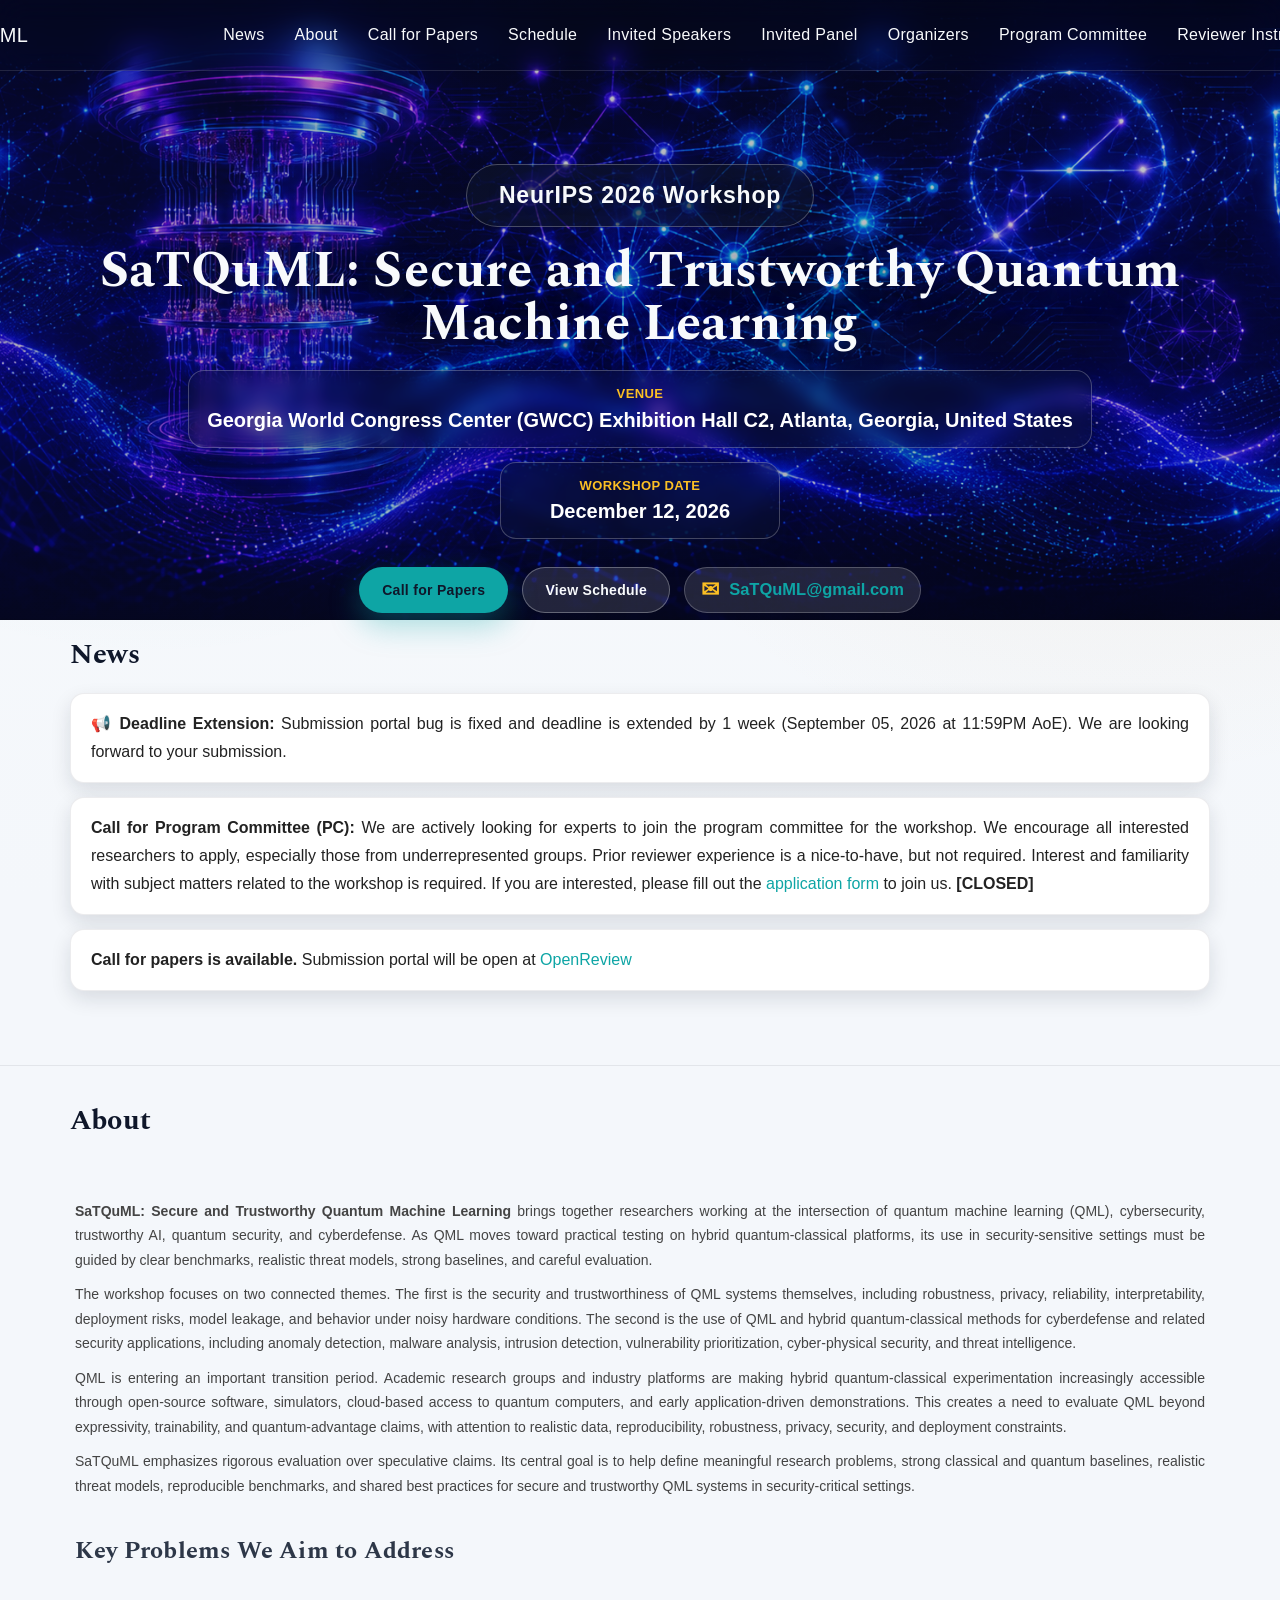
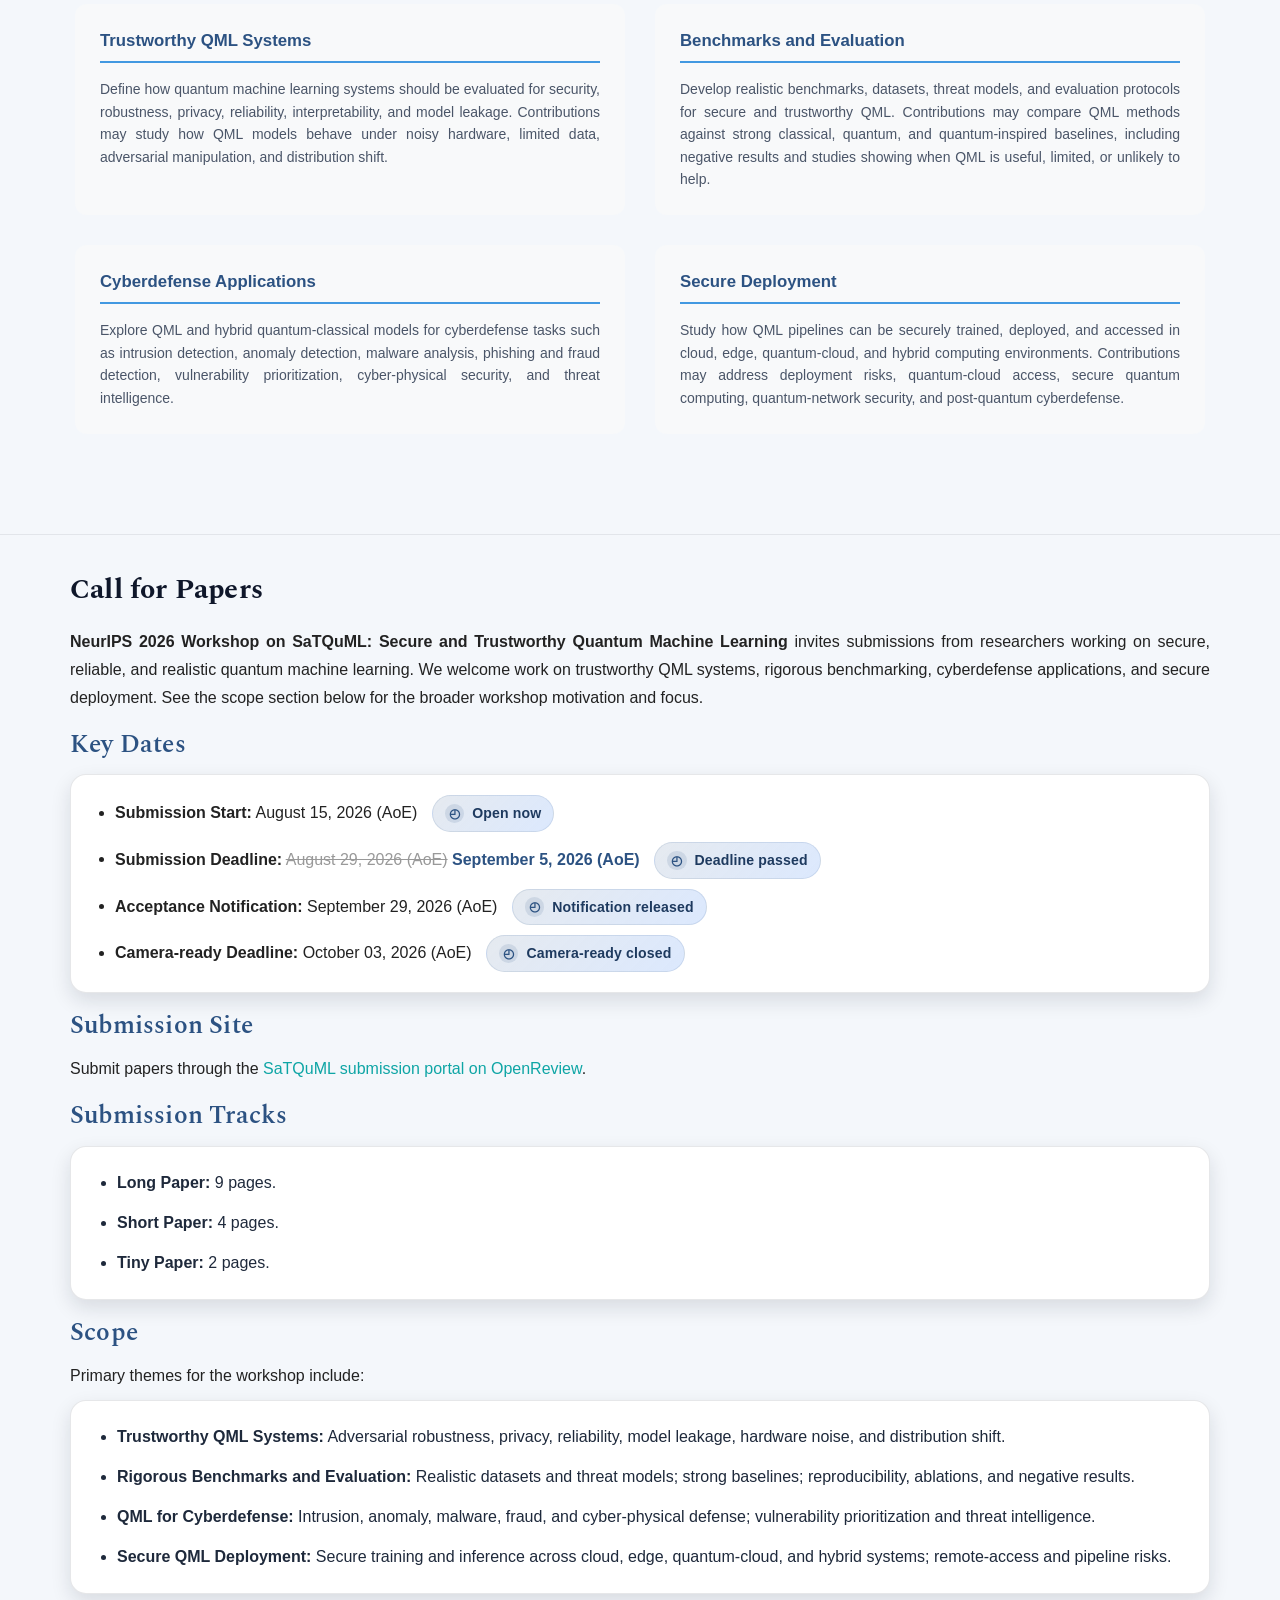
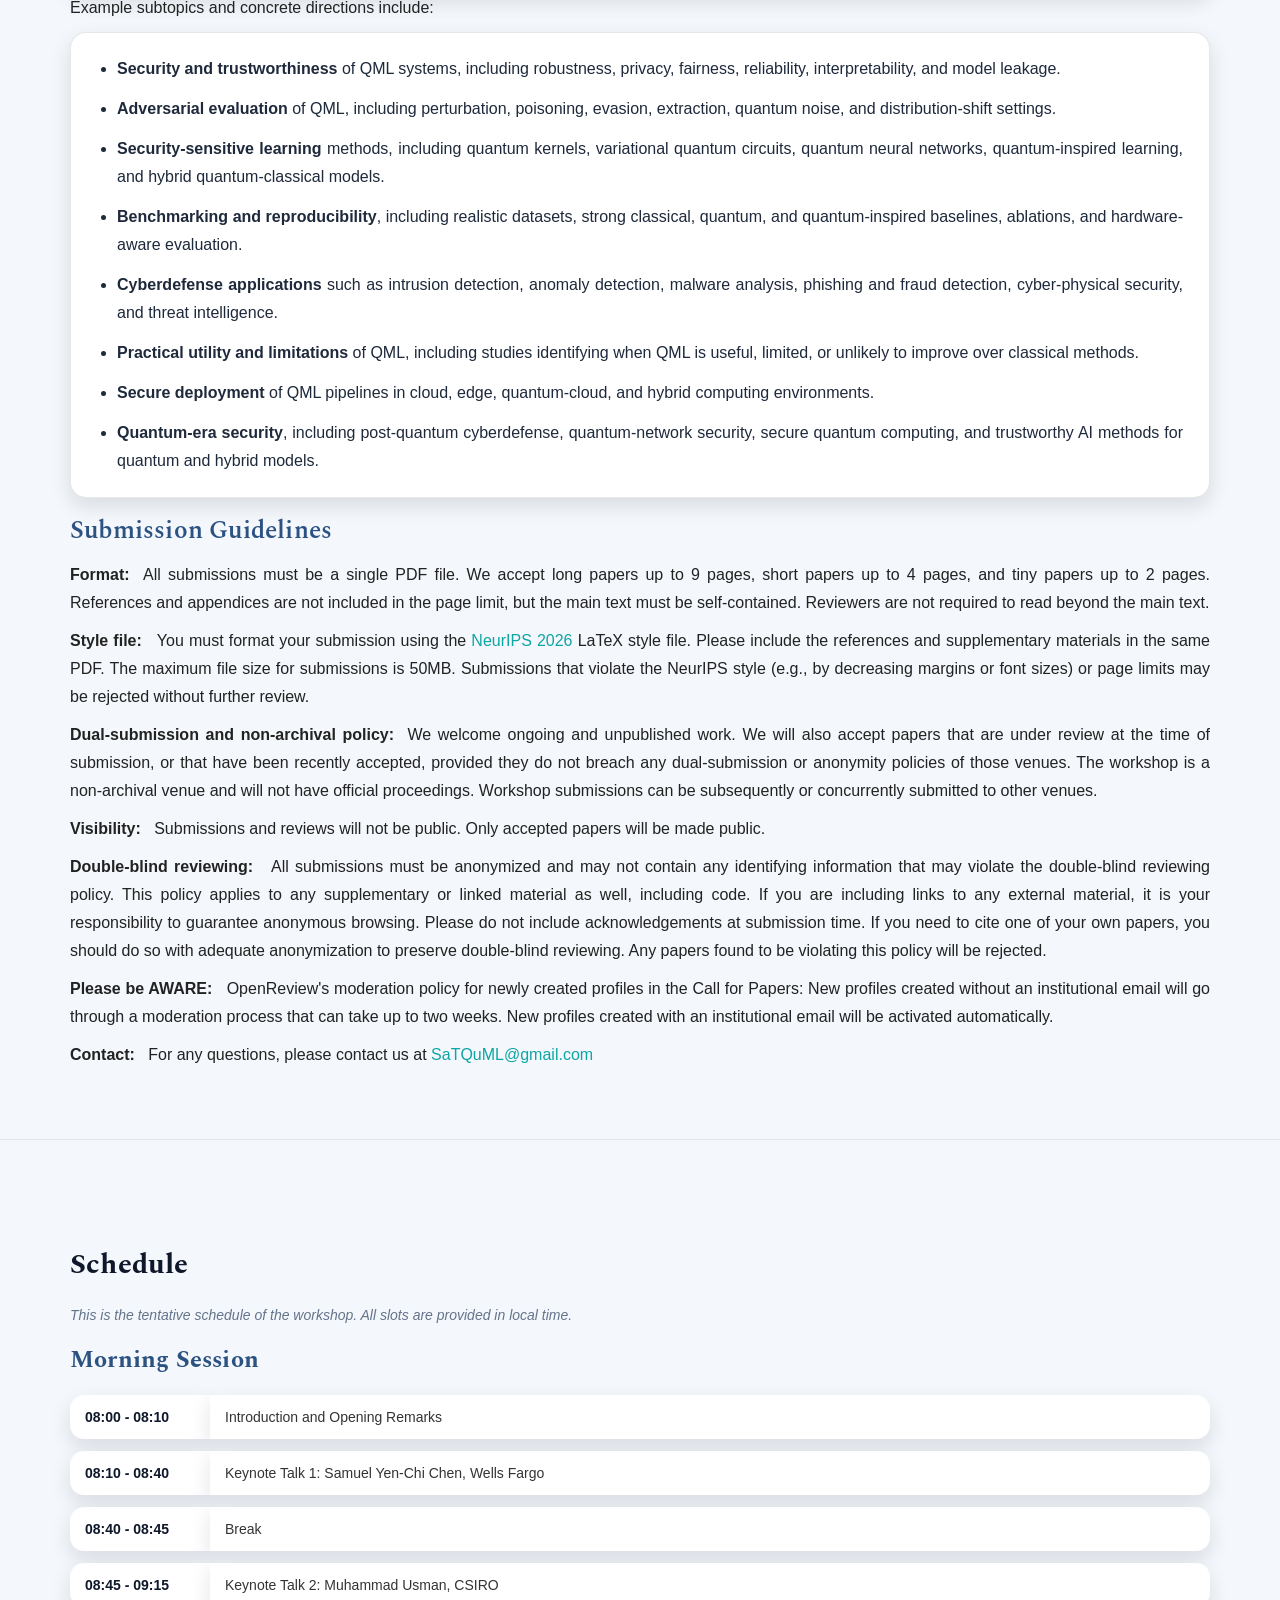
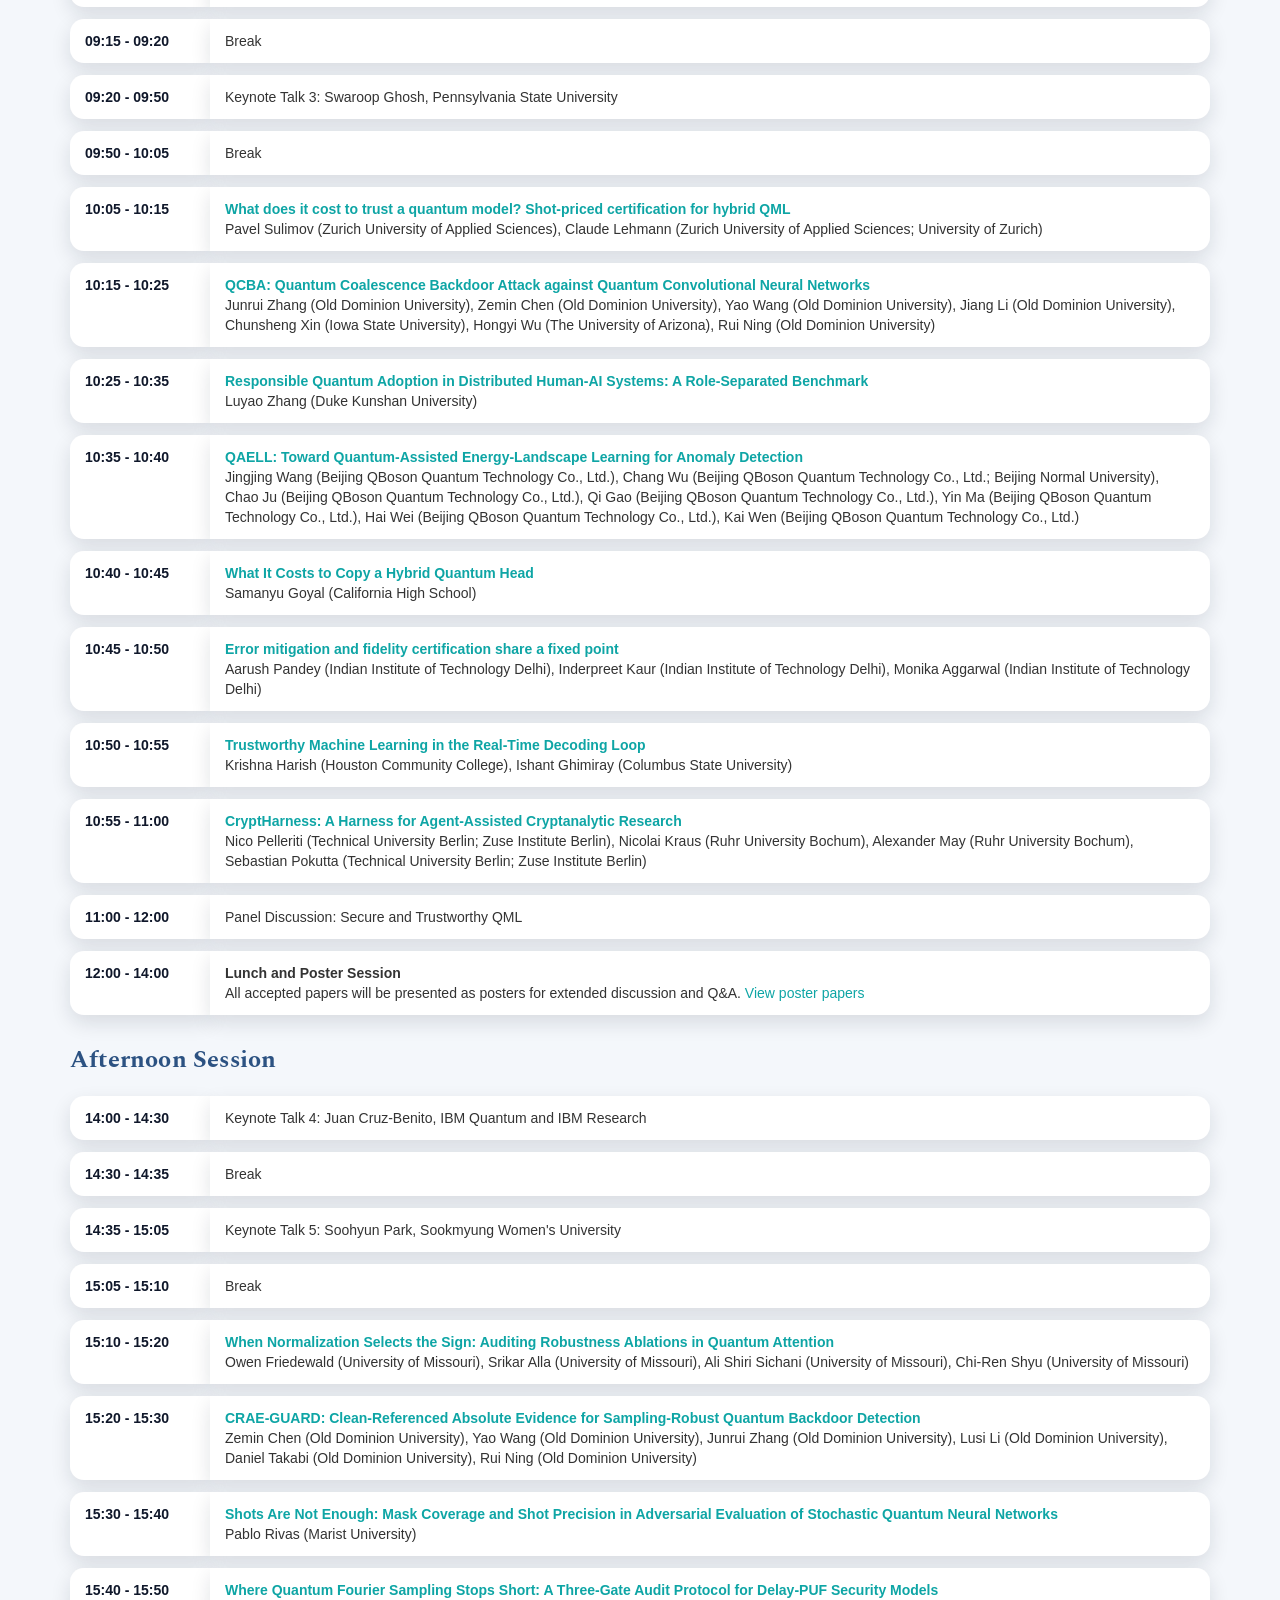
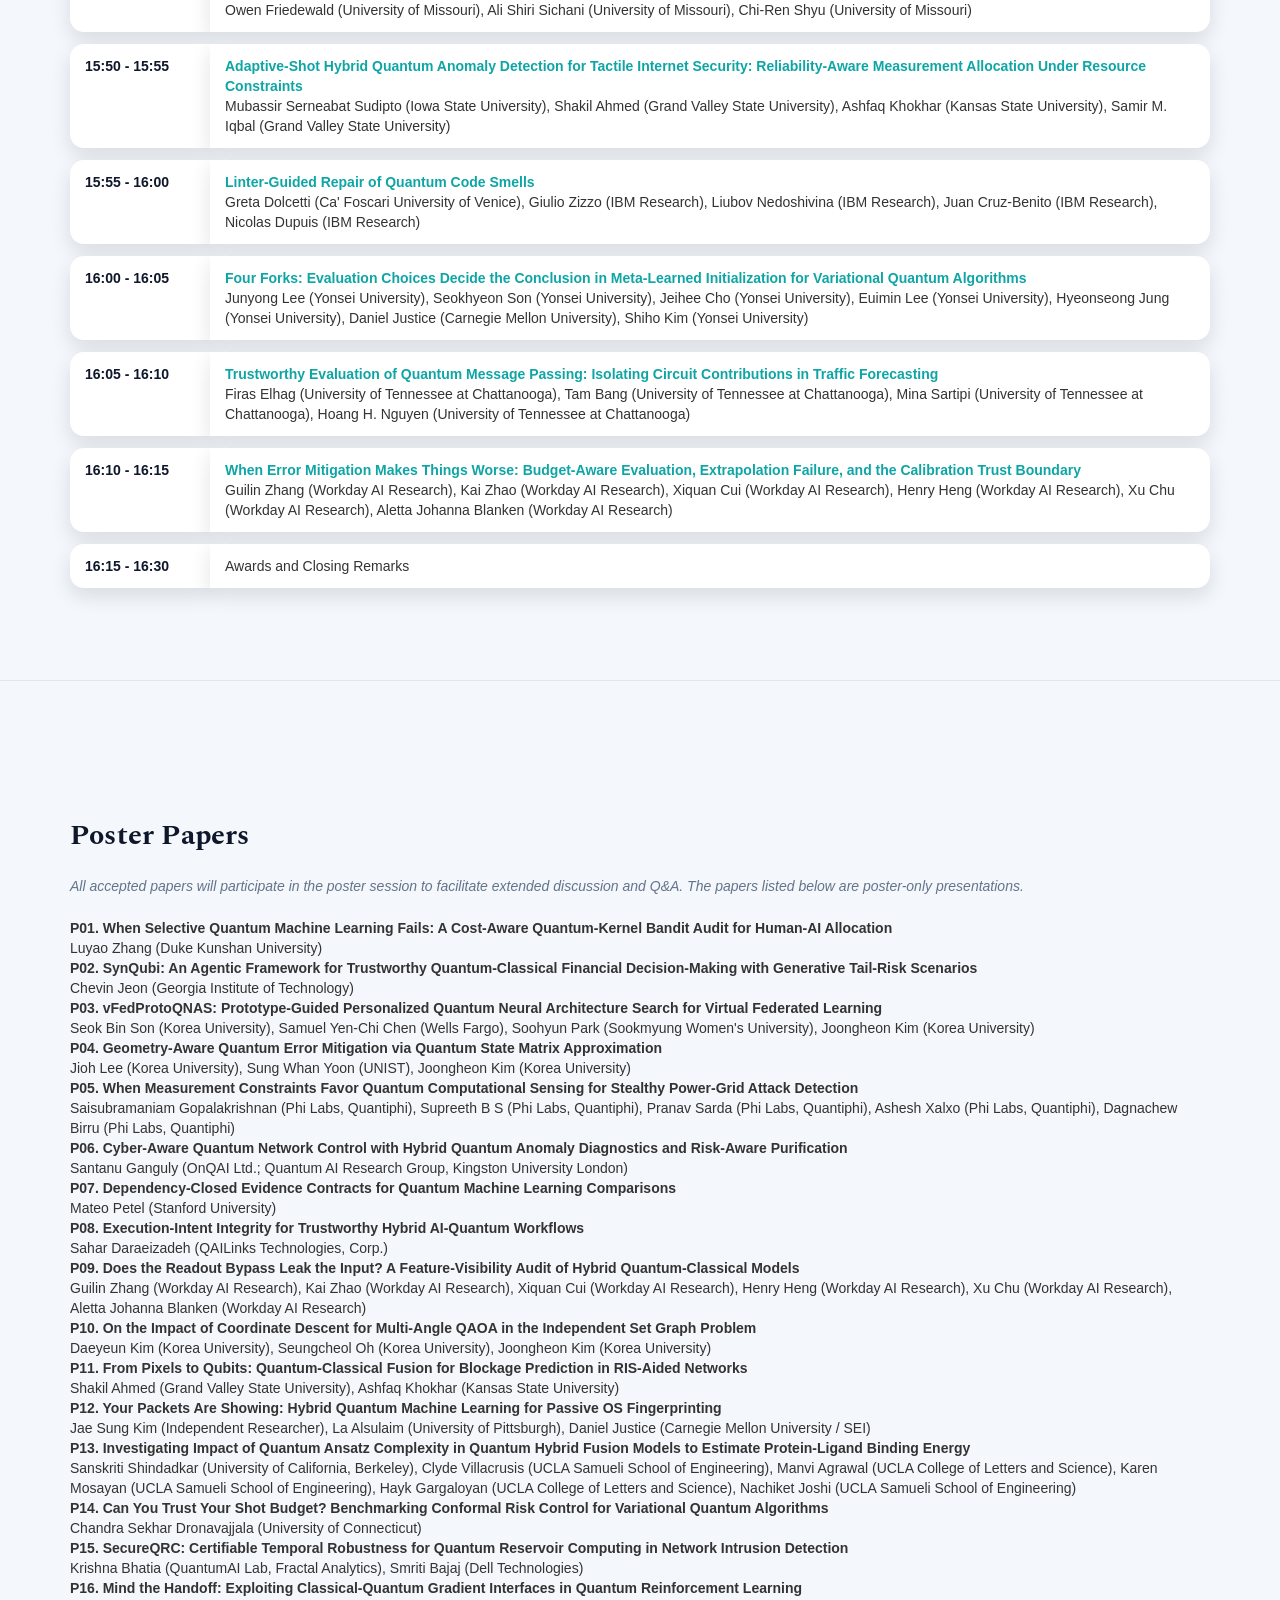
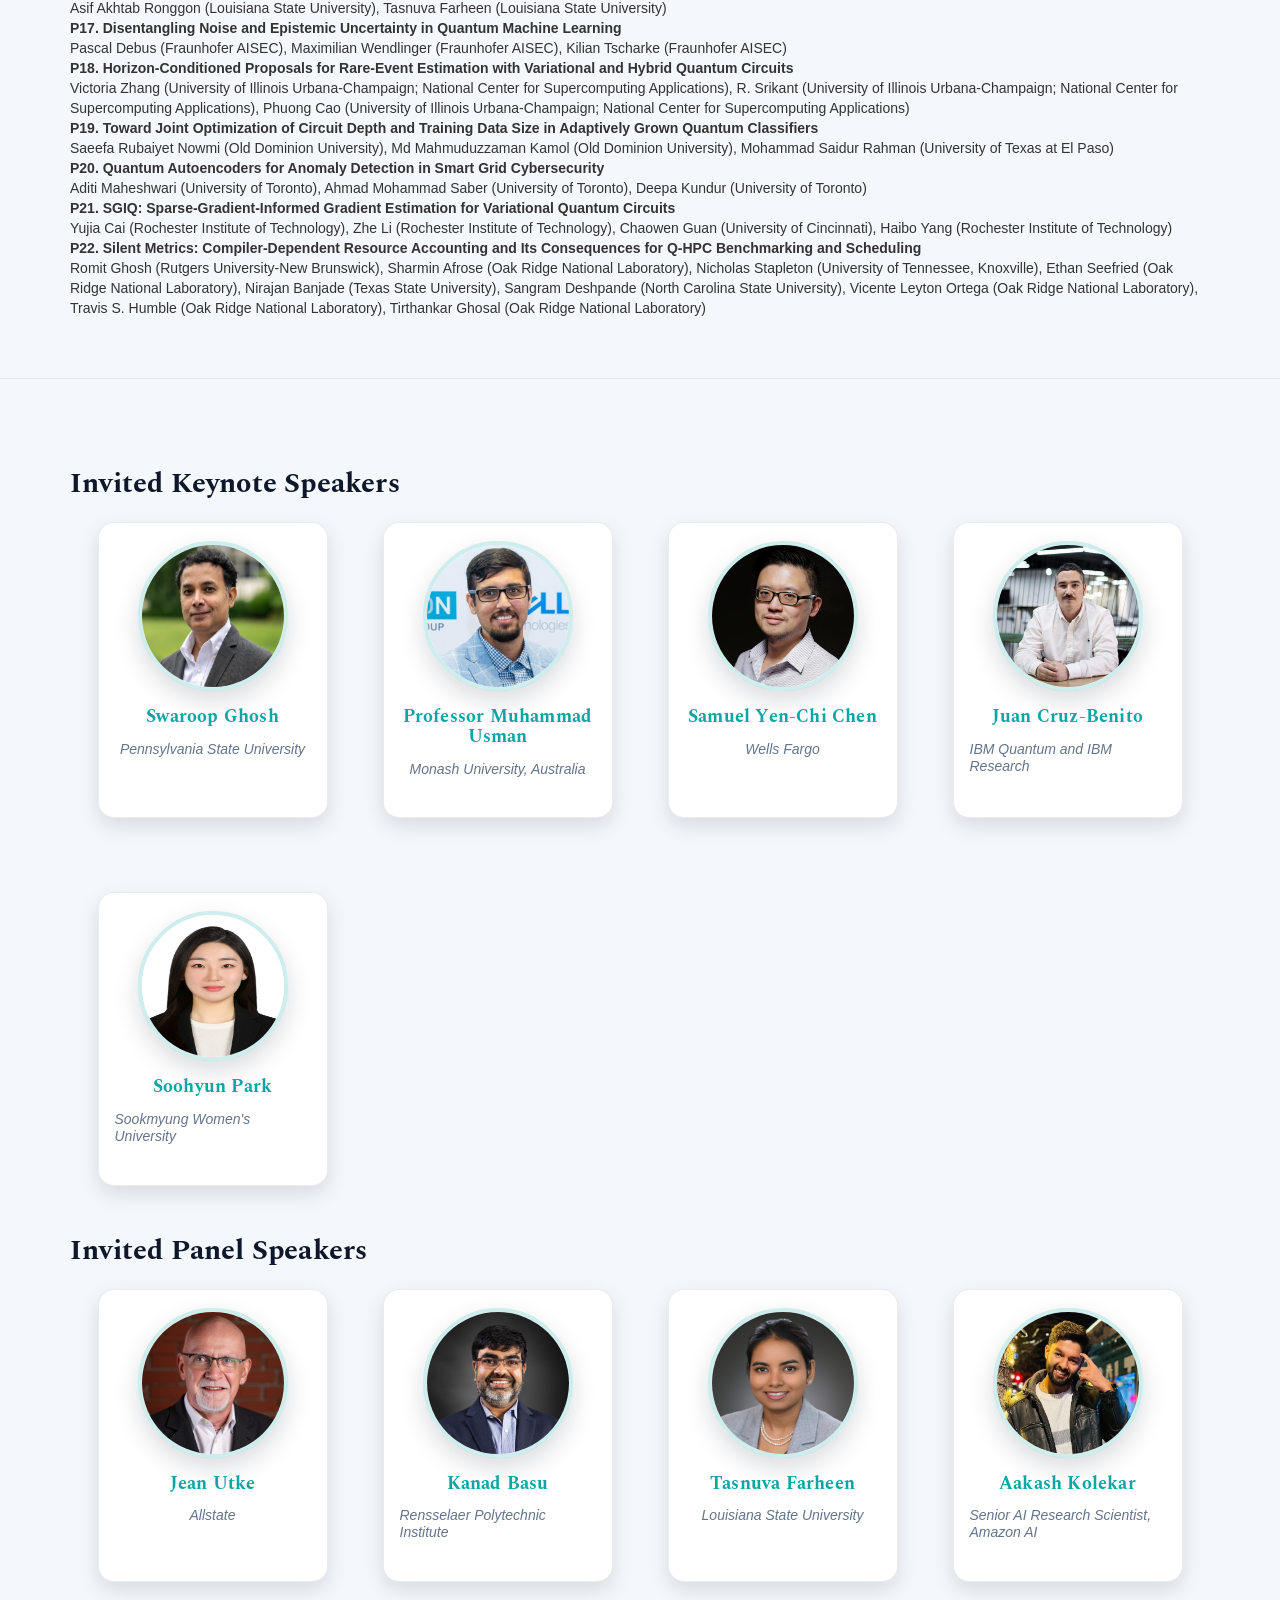
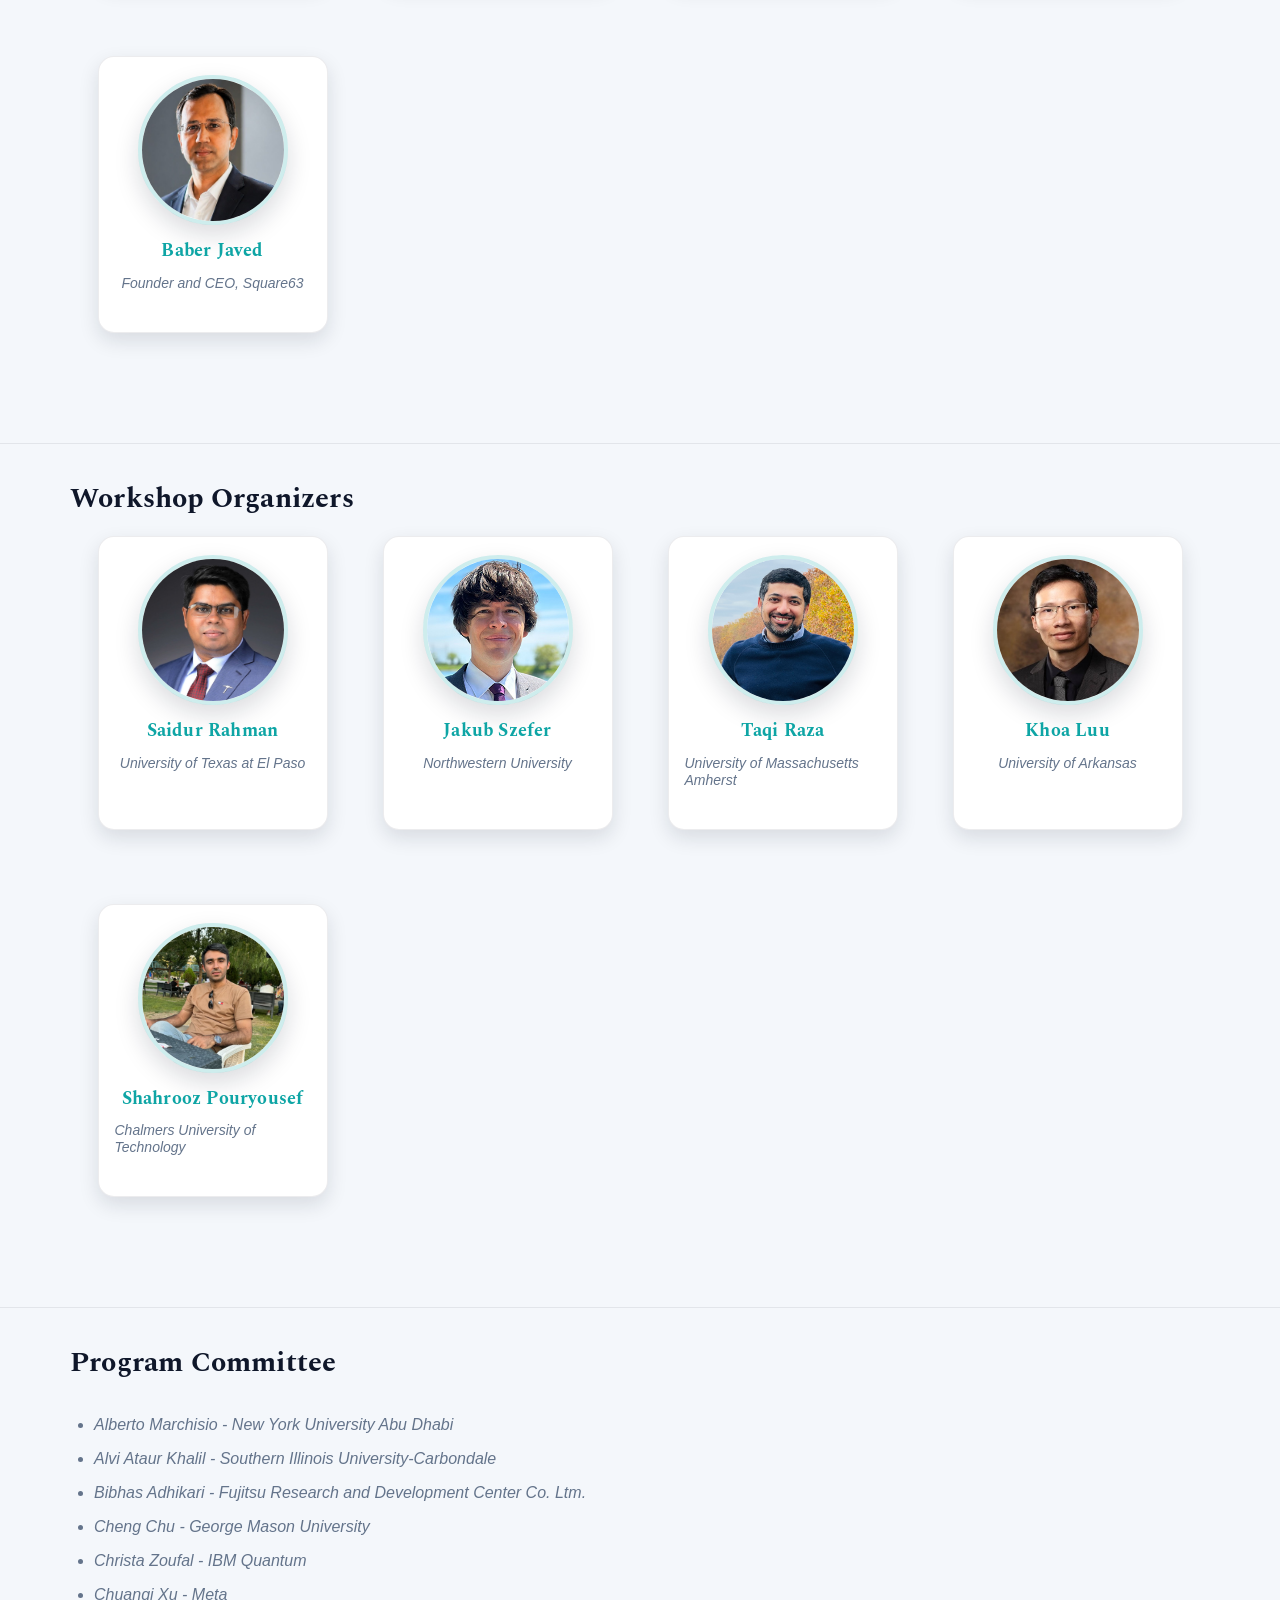
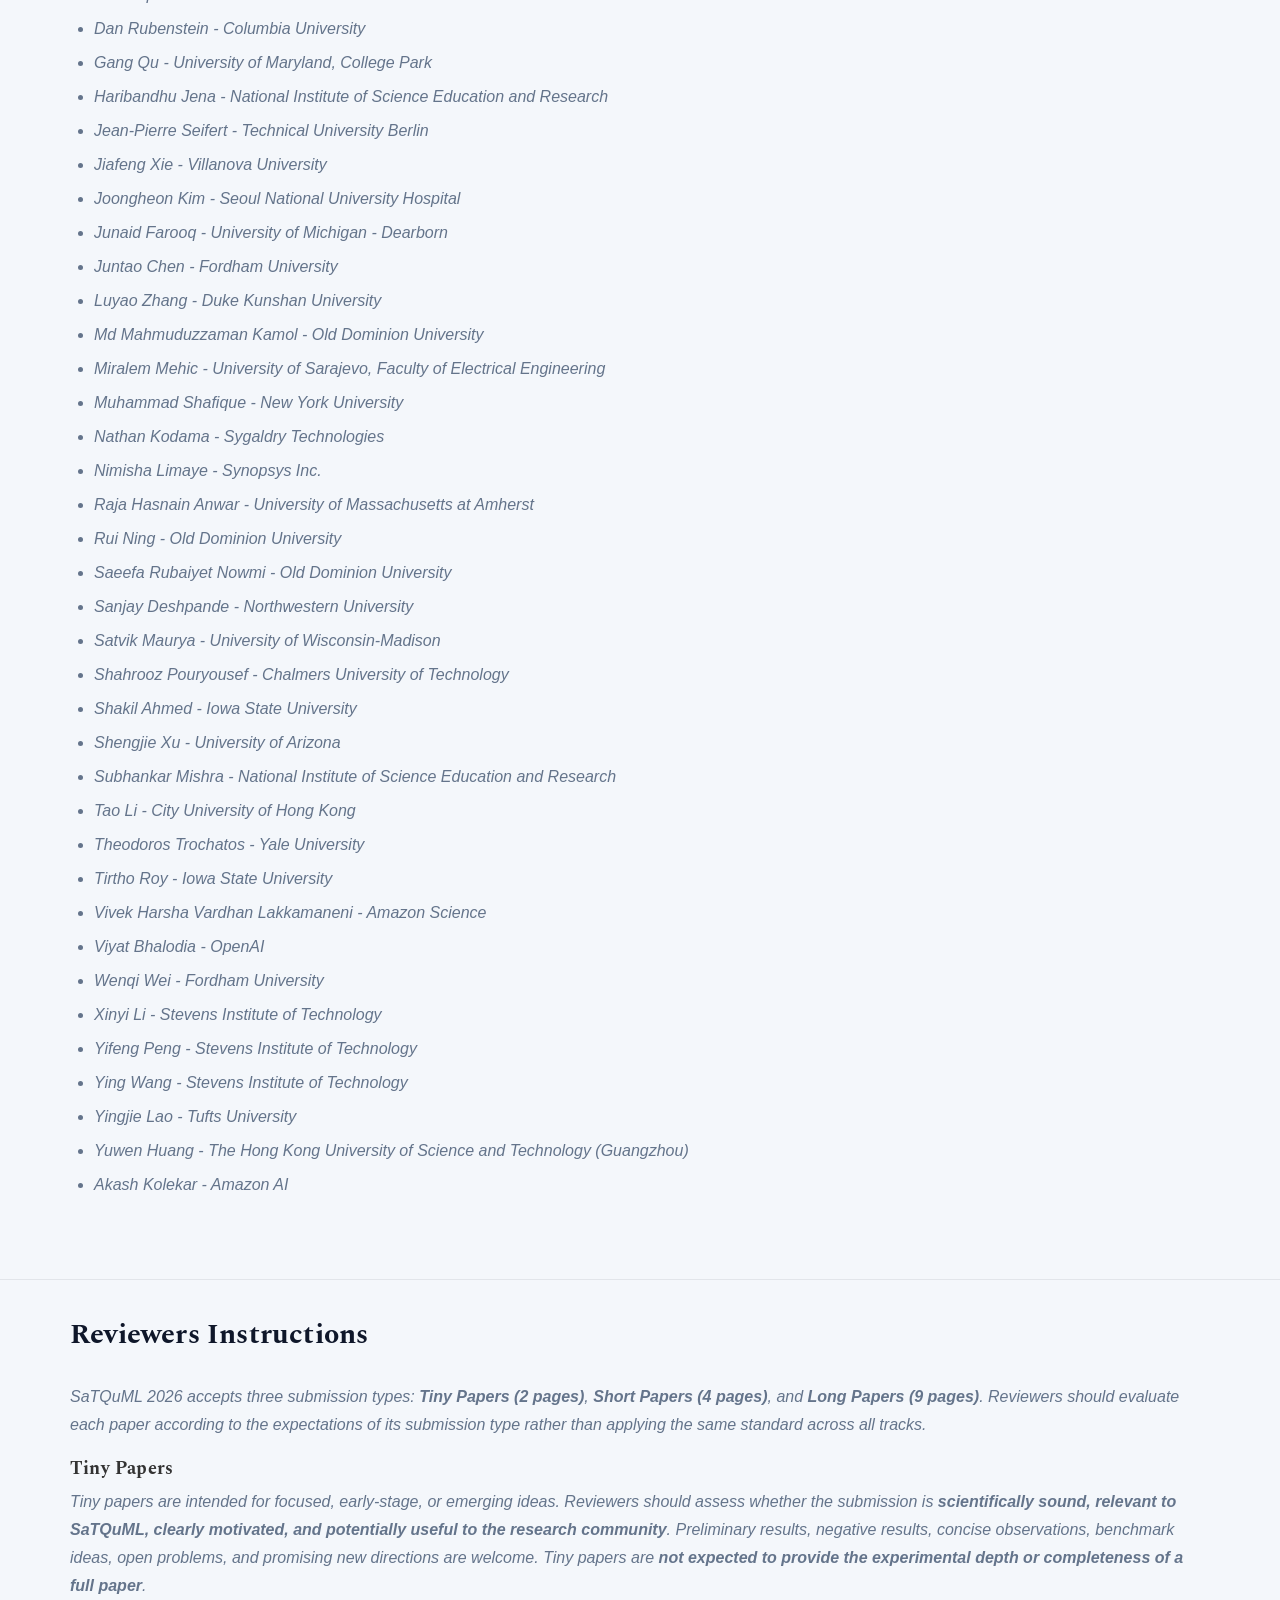
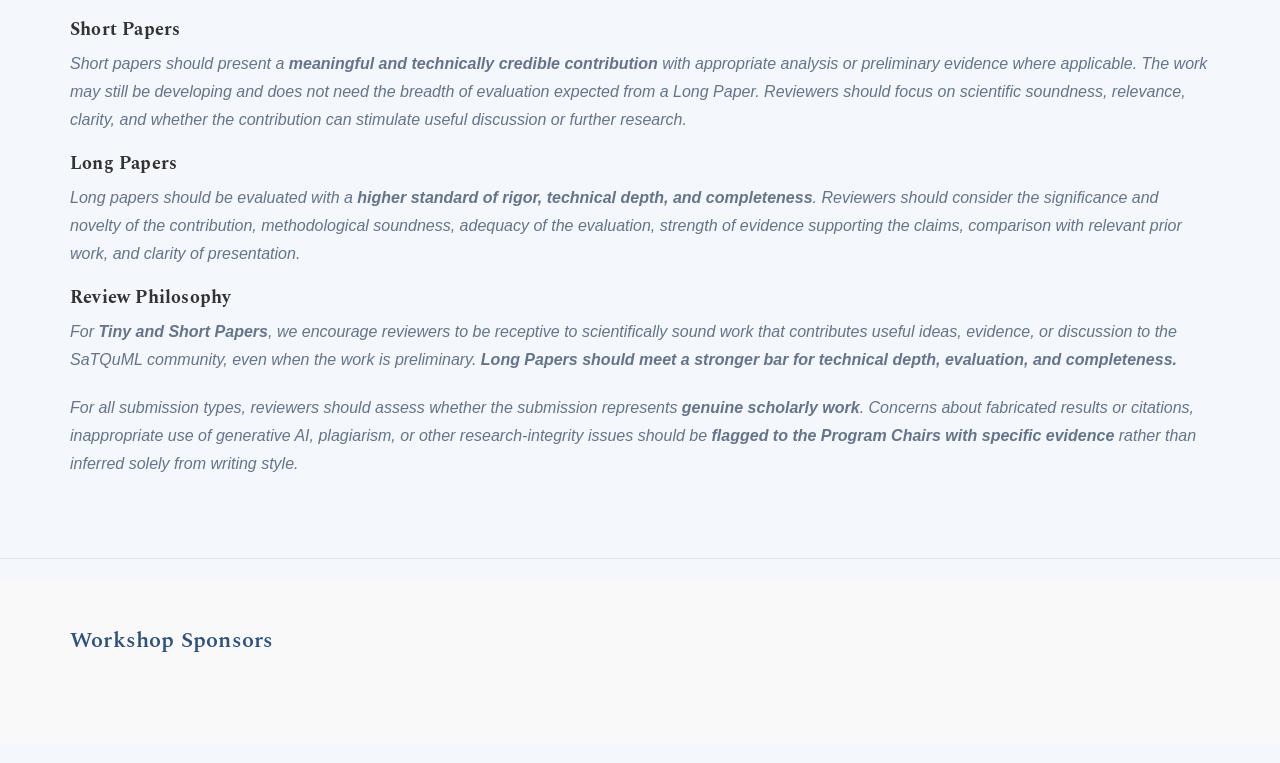
<file: index.html>
<!DOCTYPE html>
<html lang="en">

<head>
    <meta http-equiv="Content-Type" content="text/html; charset=UTF-8">
    <link rel="icon" type="image/png" sizes="16x16" href="favicon/favicon-16.png">
    <link rel="icon" type="image/png" sizes="32x32" href="favicon/favicon-32.png">
    <link rel="icon" type="image/png" sizes="512x512" href="favicon/favicon-512.png">
    <link rel="apple-touch-icon" sizes="180x180" href="favicon/apple-touch-icon.png">
    <link rel="manifest" href="favicon/manifest.json">
    <meta name="msapplication-config" content="favicon/browserconfig.xml">
    <meta name="theme-color" content="#0f172a">

    <meta http-equiv="X-UA-Compatible" content="IE=edge">
    <meta name="viewport" content="width=device-width, initial-scale=1">
    <meta name="description" content="SaTQuML: Secure and Trustworthy Quantum Machine Learning - NeurIPS 2026 Workshop">


    <title>SaTQuML: Secure and Trustworthy Quantum Machine Learning</title>

    <!-- Bootstrap Core CSS -->
    <link href="./files_new/bootstrap.min.css" rel="stylesheet">

    <!-- Custom CSS -->
    <link href="./files_new/agency.css" rel="stylesheet">

    <!-- Modern Typography -->
    <link
        href="https://fonts.googleapis.com/css2?family=Spectral:wght@500;700&family=Source+Sans+3:wght@300;400;500;600&display=swap"
        rel="stylesheet">

    <!-- Custom Fonts -->
    <link href="./files_new/font-awesome.min.css" rel="stylesheet" type="text/css">
    <link href="./files_new/css" rel="stylesheet" type="text/css">
    <link href="./files_new/css(1)" rel="stylesheet" type="text/css">
    <link href="./files_new/css(2)" rel="stylesheet" type="text/css">
    <link href="./files_new/css(3)" rel="stylesheet" type="text/css">
    <link href="./files_new/css2" rel="stylesheet" type="text/css">

    <style>
        :root {
            --section-scroll-offset: 88px;
        }

        #news,
        #introduction,
        #call,
        #program,
        #speaker,
        #panel,
        #organization,
        #committee,
        #reviewers {
            padding: 20px 0;
            scroll-margin-top: var(--section-scroll-offset);
        }

        #committee .pc-plain-list {
            list-style-type: disc;
            list-style-position: outside;
            padding-left: 24px;
            margin-left: 0;
        }

        #committee .pc-plain-list li {
            display: list-item;
            margin: 0 0 6px;
            padding: 0;
            background: none;
            border: 0;
            box-shadow: none;
        }

        .hero-meta-row {
            display: flex;
            flex-wrap: wrap;
            justify-content: center;
            gap: 14px;
            margin: 18px 0 12px;
        }

        .hero-meta-card {
            min-width: 280px;
            padding: 14px 18px;
            border: 1px solid rgba(255, 255, 255, 0.24);
            border-radius: 16px;
            background: rgba(15, 23, 42, 0.28);
            box-shadow: 0 10px 30px rgba(15, 23, 42, 0.16);
            backdrop-filter: blur(8px);
        }

        .hero-meta-label {
            display: block;
            margin-bottom: 4px;
            font-size: 1.3rem;
            font-weight: 700;
            letter-spacing: 0.03em;
            text-transform: uppercase;
            color: #fbbf24;
        }

        .hero-meta-value {
            display: block;
            font-size: 2rem;
            line-height: 1.25;
            font-weight: 600;
            color: #ffffff;
        }

        .hero-actions {
            display: flex;
            flex-wrap: wrap;
            justify-content: center;
            align-items: center;
            gap: 14px;
            margin-top: 18px;
        }

        .hero-email {
            display: inline-flex;
            align-items: center;
            gap: 10px;
            max-width: 100%;
            padding: 10px 16px;
            border-radius: 999px;
            background: rgba(255, 255, 255, 0.12);
            border: 1px solid rgba(255, 255, 255, 0.22);
            color: #ffffff;
            font-size: 1.65rem;
            font-weight: 600;
            text-decoration: none;
        }

        .hero-email span {
            overflow-wrap: anywhere;
        }

        .hero-email:hover,
        .hero-email:focus {
            color: #ffffff;
            text-decoration: none;
            background: rgba(255, 255, 255, 0.18);
        }

        .hero-email i {
            color: #fbbf24;
            font-style: normal;
            font-size: 1.35em;
            line-height: 1;
        }

        .deadline-countdown {
            display: inline-flex;
            align-items: center;
            gap: 8px;
            margin-left: 10px;
            padding: 5px 12px;
            border-radius: 999px;
            background: linear-gradient(135deg, rgba(44, 82, 130, 0.12), rgba(59, 130, 246, 0.18));
            border: 1px solid rgba(44, 82, 130, 0.12);
            color: #1e3a5f;
            font-size: 0.88em;
            font-weight: 600;
            white-space: nowrap;
            vertical-align: middle;
        }

        .deadline-countdown-icon {
            display: inline-flex;
            align-items: center;
            justify-content: center;
            width: 1.45em;
            height: 1.45em;
            border-radius: 999px;
            background: rgba(44, 82, 130, 0.12);
            color: #2c5282;
            font-size: 0.95em;
            line-height: 1;
        }

        .deadline-countdown-label {
            color: #2c5282;
            font-weight: 700;
        }

        .deadline-countdown-value {
            font-variant-numeric: tabular-nums;
            letter-spacing: 0.01em;
        }

        @media (max-width: 767px) {
            .hero-meta-card {
                width: 100%;
                min-width: 0;
            }

            .hero-meta-label {
                font-size: 1.1rem;
            }

            .hero-meta-value,
            .hero-email {
                font-size: 1.4rem;
            }

        }
    </style>

</head>

<body id="page-top" class="index satquml-modern">
    <!-- Navigation -->
    <nav class="navbar navbar-default navbar-fixed-top navbar-shrink">
        <div class="container">
            <!-- Brand and toggle get grouped for better mobile display -->
            <div class="navbar-header page-scroll">
                <button type="button" class="navbar-toggle" data-toggle="collapse"
                    data-target="#bs-example-navbar-collapse-1">
                    <span class="sr-only">Toggle navigation</span>
                    <span class="icon-bar"></span>
                    <span class="icon-bar"></span>
                    <span class="icon-bar"></span>
                </button>

                <!-- Collect the nav links, forms, and other content for toggling -->
                <div class="collapse navbar-collapse" id="bs-example-navbar-collapse-1">
                    <!--<ul class="nav navbar-nav navbar-middle">
                        <li class="hidden">
                            <a href="#page-top"></a>
                        </li>

                    </ul>-->
                    <ul class="nav navbar-nav navbar-middle">
                        <li class="hidden active">
                            <a href="#page-top"></a>
                        </li>

                        <li>
                            <a class="page-scroll" href="#" style="left: -150px; font-size:20px;">SaTQuML</a>
                        </li>
                        <li>
                            <a style="padding-left: 0px;"></a>
                        </li>

                        <li>
                            <a class="page-scroll" href="#news">News</a>
                        </li>

                        <li>
                            <a class="page-scroll" href="#introduction">About</a>
                        </li>

                        <li>
                            <a class="page-scroll" href="#call">Call for
                                Papers</a>
                        </li>
                        <li>
                            <a class="page-scroll" href="#program">Schedule</a>
                        </li>
                        <li>
                            <a class="page-scroll" href="#speaker">Invited
                                Speakers</a>
                        </li>
                        <li>
                            <a class="page-scroll" href="#panel">Invited Panel</a>
                        </li>
                        <li>
                            <a class="page-scroll" href="#organization">Organizers</a>
                        </li>
                        <li>
                            <a class="page-scroll" href="#committee">Program Committee</a>
                        </li>
                        <li>
                            <a class="page-scroll" href="#reviewers">Reviewer Instructions</a>
                        </li>
                        <!-- <li>
                            <a class="page-scroll" href="#Social Event">Social Event</a>
                        </li> -->
                        <li>
                            <!--<li>
                            <a class="page-scroll" href="#contactt">Contact</a>
                        </li>-->
                        </li>
                        <li>

                        </li>
                    </ul>
                </div>
                <!-- /.navbar-collapse -->
            </div>
            <!-- /.container-fluid -->
        </div>
    </nav>

    <!-- Header -->
    <header class="hero">
        <div class="container hero-grid">
            <div class="hero-content">
                <span class="hero-badge">NeurIPS 2026 Workshop</span>
                <h1 class="hero-title">SaTQuML: Secure and Trustworthy Quantum Machine Learning</h1>
                <div class="hero-meta-row">
                    <div class="hero-meta-card">
                        <span class="hero-meta-label">Venue</span>
                        <span class="hero-meta-value">Georgia World Congress Center (GWCC) Exhibition Hall C2, Atlanta,
                            Georgia, United States</span>
                    </div>
                    <div class="hero-meta-card">
                        <span class="hero-meta-label">Workshop Date</span>
                        <span class="hero-meta-value">December 12, 2026</span>
                    </div>
                </div>
                <div class="hero-actions">
                    <a class="hero-btn primary" href="#call">Call for Papers</a>
                    <a class="hero-btn ghost" href="#program">View Schedule</a>
                    <a class="hero-email" href="mailto:SaTQuML@gmail.com">
                        <i aria-hidden="true">&#9993;</i>
                        <span>SaTQuML@gmail.com</span>
                    </a>
                </div>
            </div>
        </div>
    </header>

    <!-- News Section -->
    <section id="news">
        <div class="container">
            <div class="row">
                <div class="col-lg-12 ">
                    <h2 class="section-heading">News</h2>
                    <!--h3 class="section-subheading text-muted">Lorem ipsum dolor sit amet consectetur.</h3-->
                </div>
            </div>
            <div class="row text-justify">
                <div class="col-md-12">
                    <ul class="large text-muted modern-list">
                        <li>
                            <span style="font-weight: bold;">📢 Deadline Extension:</span> Submission portal bug is
                            fixed and deadline is extended by 1 week (September 05, 2026 at 11:59PM AoE). We are looking
                            forward to your submission.
                        </li>
                        <!-- <li>
                            <span style="font-weight: bold;">Best Paper:</span> M1: Towards Scalable Test-Time Compute
                            with Mamba Reasoning Models, Junxiong Wang, Wen-Ding Li, Daniele Paliotta, Daniel Ritter,
                            Alexander M Rush, Tri Dao
                        </li>
                        <li>
                            <span style="font-weight: bold;">Video:</span>
                            https://neurips.cc/virtual/2025/loc/san-diego/workshop/109556
                        </li>
                        <li>
                            <span style="font-weight: bold;">Poster:</span> Authors are free to present poster at any
                            section.
                        </li>
                        <li>
                            <span style="font-weight: bold;">Camera-ready:</span> Camera-ready submission will be open
                            at <span style="font-weight: bold;">October 16, 2025 (AoE)</span>, an extra page is allow
                            for camera-ready version. The Camera-ready deadline has been extended to October 27 (AoE).
                        </li>
                        <li>
                            <span style="font-weight: bold;">Deadline Extension:</span> The old deadline overlaps with
                            the Labor Day. We extend the submission deadline to <span
                                style="font-weight: bold;">September 8, 2025 (AoE)</span>.
                        </li>
                    -->

                        <li>
                            <span style="font-weight: bold;">Call for Program Committee (PC):</span> We are actively
                            looking
                            for
                            experts to join the program committee for the workshop. We encourage all interested
                            researchers to apply, especially those from underrepresented groups. Prior reviewer
                            experience is a nice-to-have, but not required. Interest and familiarity with subject
                            matters related to the workshop is required. If you are interested, please fill out the <a
                                href="https://forms.gle/LnbEytnRXVhw4wJ4A">
                                application form</a> to join us. <b>[CLOSED]</b>
                        </li>

                        <li>
                            <span style="font-weight: bold;">Call for papers is available.</span>
                            Submission portal will be open at <a
                                href="https://openreview.net/group?id=NeurIPS.cc/2026/Workshop/SaTQuML">
                                OpenReview</a>
                        </li>
                    </ul>
                </div>
            </div>
        </div>
    </section>

    <!-- Introduction Section -->
    <section id="introduction">
        <div class="container">
            <div class="row">
                <div class="col-lg-12 ">
                    <h2 class="section-heading">About</h2>
                    <!--h3 class="section-subheading text-muted">Lorem ipsum dolor sit amet consectetur.</h3-->
                </div>


            </div>
            <div class="row text-justify">
                <style>
                    /* 限制CSS作用范围 */
                    .overview-section {
                        max-width: 1200px;
                        margin: 0 auto;
                        padding: 40px 20px;
                    }

                    .overview-section .intro-text {
                        font-size: 1.1em;
                        line-height: 1.8;
                        color: #444;
                        margin-bottom: 40px;
                    }

                    .overview-section .questions-grid {
                        display: grid;
                        grid-template-columns: repeat(2, 1fr);
                        gap: 30px;
                        margin-top: 40px;
                    }

                    .overview-section .question-card {
                        background: #f8f9fa;
                        border-radius: 12px;
                        padding: 25px;
                        transition: transform 0.3s ease;
                    }

                    .overview-section .question-card:hover {
                        transform: translateY(-5px);
                    }

                    .overview-section .question-title {
                        color: #2c5282;
                        font-size: 1.2em;
                        font-weight: 600;
                        margin-bottom: 15px;
                        border-bottom: 2px solid #4299e1;
                        padding-bottom: 8px;
                    }

                    .overview-section .question-content {
                        color: #4a5568;
                        line-height: 1.6;
                    }
                </style>
                <div class="overview-section">
                    <div class="intro-text" style="font-size: 16pt; line-height: 1.85;">
                        <p>
                            <strong>SaTQuML: Secure and Trustworthy Quantum Machine Learning</strong>
                            brings together researchers working at the intersection of quantum machine
                            learning (QML), cybersecurity, trustworthy AI, quantum security, and
                            cyberdefense. As QML moves toward practical testing on hybrid
                            quantum-classical platforms, its use in security-sensitive settings must be
                            guided by clear benchmarks, realistic threat models, strong baselines, and
                            careful evaluation.
                        </p>

                        <p>
                            The workshop focuses on two connected themes. The first is the security and
                            trustworthiness of QML systems themselves, including robustness, privacy,
                            reliability, interpretability, deployment risks, model leakage, and behavior
                            under noisy hardware conditions. The second is the use of QML and hybrid
                            quantum-classical methods for cyberdefense and related security applications,
                            including anomaly detection, malware analysis, intrusion detection,
                            vulnerability prioritization, cyber-physical security, and threat intelligence.
                        </p>

                        <p>
                            QML is entering an important transition period.
                            Academic research groups and industry platforms are making hybrid
                            quantum-classical experimentation increasingly accessible through open-source
                            software, simulators, cloud-based access to quantum computers, and early
                            application-driven demonstrations. This creates a need to evaluate QML beyond
                            expressivity, trainability, and quantum-advantage claims, with attention to
                            realistic data, reproducibility, robustness, privacy, security, and deployment
                            constraints.
                        </p>

                        <p>
                            SaTQuML emphasizes rigorous evaluation over speculative claims. Its central
                            goal is to help define meaningful research problems, strong classical and
                            quantum baselines, realistic threat models, reproducible benchmarks, and
                            shared best practices for secure and trustworthy QML systems in
                            security-critical settings.
                        </p>
                    </div>
                    <h3 style="color: #2d3748; margin: 30px 0 20px;">Key Problems We Aim to Address</h3>

                    <div class="questions-grid">
                        <div class="question-card">
                            <div class="question-title">Trustworthy QML Systems</div>
                            <div class="question-content">
                                Define how quantum machine learning systems should be evaluated for security,
                                robustness, privacy, reliability, interpretability, and model leakage. Contributions
                                may study how QML models behave under noisy hardware, limited data, adversarial
                                manipulation, and distribution shift.
                            </div>
                        </div>

                        <div class="question-card">
                            <div class="question-title">Benchmarks and Evaluation</div>
                            <div class="question-content">
                                Develop realistic benchmarks, datasets, threat models, and evaluation protocols for
                                secure and trustworthy QML. Contributions may compare QML methods against strong
                                classical, quantum, and quantum-inspired baselines, including negative results and
                                studies showing when QML is useful, limited, or unlikely to help.
                            </div>
                        </div>

                        <div class="question-card">
                            <div class="question-title">Cyberdefense Applications</div>
                            <div class="question-content">
                                Explore QML and hybrid quantum-classical models for cyberdefense tasks such as
                                intrusion detection, anomaly detection, malware analysis, phishing and fraud
                                detection, vulnerability prioritization, cyber-physical security, and threat
                                intelligence.
                            </div>
                        </div>

                        <div class="question-card">
                            <div class="question-title">Secure Deployment</div>
                            <div class="question-content">
                                Study how QML pipelines can be securely trained, deployed, and accessed in cloud,
                                edge, quantum-cloud, and hybrid computing environments. Contributions may address
                                deployment risks, quantum-cloud access, secure quantum computing, quantum-network
                                security, and post-quantum cyberdefense.
                            </div>
                        </div>
                    </div>

                </div>
            </div>
        </div>
    </section>

    <!-- call for papers -->
    <!-- <section id="call" class="bg-mid-gray"> -->
    <section id="call">
        <div class="container">

            <div class="row">
                <div class="col-lg-12 ">
                    <h2 class="section-heading">Call for Papers</h2>

                    <div class="row text-justify">
                        <div class="col-md-12">


                            <p class="large text-muted">
                                <b>NeurIPS 2026 Workshop on SaTQuML: Secure and Trustworthy Quantum Machine Learning</b>
                                invites submissions from researchers working on secure, reliable, and realistic
                                quantum machine learning. We welcome work on trustworthy QML systems, rigorous
                                benchmarking, cyberdefense applications, and secure deployment. See the scope section
                                below for the broader workshop motivation and focus.
                            </p>

                            <div>
                                <h1 style="font-size: 2.5rem; margin-bottom: 1.5rem; color: #2c5282; font-weight: 600;">
                                    Key Dates</h1>

                                <div class="key-dates-box">
                                    <ul class="large text-muted key-dates-list">
                                        <li>
                                            <span style="font-weight: bold;">Submission Start:</span> August 15, 2026
                                            (AoE)
                                            <span class="deadline-countdown" data-deadline="2026-08-15T00:00:00-12:00"
                                                data-label="Opens in" data-state-text="Open now"></span>
                                        </li>
                                        <li>
                                            <span style="font-weight: bold;">Submission Deadline:</span>
                                            <s style="color: #999;">August 29, 2026 (AoE)</s> <strong
                                                style="color: #2c5282;">September 5, 2026 (AoE)</strong>
                                            <span class="deadline-countdown" data-deadline="2026-09-05T23:59:00-12:00"
                                                data-label="Time remaining" data-state-text="Deadline passed"></span>
                                        </li>
                                        <li>
                                            <span style="font-weight: bold;">Acceptance Notification:</span>
                                            September 29, 2026 (AoE)
                                            <span class="deadline-countdown" data-deadline="2026-09-29T23:59:00-12:00"
                                                data-label="Time remaining"
                                                data-state-text="Notification released"></span>
                                        </li>
                                        <!-- <li style="margin-bottom: 0rem;">
                                        <span style="font-weight: bold;">Second Round Submission Open:</span> September
                                        18, 2025 (AoE)
                                    </li> -->
                                        <!-- <li style="margin-bottom: 0rem;">
                                        <span style="font-weight: bold;">Second Round Submission Deadline:</span>
                                        October 1, 2025 (AoE)
                                    </li>
                                    <li style="margin-bottom: 0rem;">
                                        <span style="font-weight: bold;">Second Round Notification Deadline:</span>
                                        October 15, 2025 (AoE)
                                    </li> -->
                                        <li>
                                            <span style="font-weight: bold;">Camera-ready Deadline:</span>
                                            October 03, 2026 (AoE)
                                            <span class="deadline-countdown" data-deadline="2026-10-03T23:59:00-12:00"
                                                data-label="Time remaining"
                                                data-state-text="Camera-ready closed"></span>
                                        </li>
                                    </ul>
                                </div>
                                <!-- <p style="margin-top: 1rem; line-height: 1.5; color: #666; font-style: italic;">
                                    <strong>Note:</strong>We have introduced a second submission round to accommodate
                                    researchers who may prefer to submit after the ICLR 2026 deadline. However, if you
                                    plan to apply for a visa early, we strongly encourage submitting in the first round.
                                </p> -->
                            </div>

                            <div>
                                <h1 style="font-size: 2.5rem; margin-bottom: 1.5rem; color: #2c5282; font-weight: 600;">
                                    Submission Site</h1>

                                <p class="large text-muted">
                                    Submit papers through the <a
                                        href="https://openreview.net/group?id=NeurIPS.cc/2026/Workshop/SaTQuML#tab-your-consoles">SaTQuML
                                        submission portal on OpenReview</a>.
                                </p>
                                <div>

                                    <h1
                                        style="font-size: 2.5rem; margin-bottom: 1.5rem; color: #2c5282; font-weight: 600;">
                                        Submission Tracks</h1>

                                    <div class="scope-box">
                                        <ul class="large text-muted scope-list">
                                            <li><strong>Long Paper:</strong> 9 pages.</li>
                                            <li><strong>Short Paper:</strong> 4 pages.</li>
                                            <li><strong>Tiny Paper:</strong> 2 pages.</li>
                                        </ul>
                                    </div>

                                    <h1
                                        style="font-size: 2.5rem; margin-bottom: 1.5rem; color: #2c5282; font-weight: 600;">
                                        Scope</h1>

                                    <p class="large text-muted">Primary themes for the workshop include:</p>

                                    <div class="scope-box">
                                        <ul class="large text-muted scope-list">
                                            <li><strong>Trustworthy QML Systems:</strong> Adversarial robustness,
                                                privacy, reliability, model leakage, hardware noise, and distribution
                                                shift.</li>
                                            <li><strong>Rigorous Benchmarks and Evaluation:</strong> Realistic datasets
                                                and threat models; strong baselines; reproducibility, ablations, and
                                                negative results.</li>
                                            <li><strong>QML for Cyberdefense:</strong> Intrusion, anomaly, malware,
                                                fraud, and cyber-physical defense; vulnerability prioritization and
                                                threat intelligence.</li>
                                            <li><strong>Secure QML Deployment:</strong> Secure training and inference
                                                across cloud, edge, quantum-cloud, and hybrid systems; remote-access
                                                and pipeline risks.</li>
                                        </ul>
                                    </div>

                                    <p class="large text-muted">Example subtopics and concrete directions include:</p>

                                    <div class="scope-box">
                                        <ul class="large text-muted scope-list">
                                            <li><strong>Security and trustworthiness</strong> of QML systems, including
                                                robustness, privacy, fairness, reliability, interpretability, and model
                                                leakage.</li>

                                            <li><strong>Adversarial evaluation</strong> of QML, including perturbation,
                                                poisoning, evasion, extraction, quantum noise, and distribution-shift
                                                settings.</li>

                                            <li><strong>Security-sensitive learning</strong> methods, including quantum
                                                kernels, variational quantum circuits, quantum neural networks,
                                                quantum-inspired learning, and hybrid quantum-classical models.</li>

                                            <li><strong>Benchmarking and reproducibility</strong>, including realistic
                                                datasets, strong classical, quantum, and quantum-inspired baselines,
                                                ablations, and hardware-aware evaluation.</li>

                                            <li><strong>Cyberdefense applications</strong> such as intrusion detection,
                                                anomaly detection, malware analysis, phishing and fraud detection,
                                                cyber-physical security, and threat intelligence.</li>

                                            <li><strong>Practical utility and limitations</strong> of QML, including
                                                studies identifying when QML is useful, limited, or unlikely to improve
                                                over classical methods.</li>

                                            <li><strong>Secure deployment</strong> of QML pipelines in cloud, edge,
                                                quantum-cloud, and hybrid computing environments.</li>

                                            <li><strong>Quantum-era security</strong>, including post-quantum
                                                cyberdefense, quantum-network security, secure quantum computing, and
                                                trustworthy AI methods for quantum and hybrid models.</li>
                                        </ul>
                                    </div>

                                    <div>
                                        <h1
                                            style="font-size: 2.5rem; margin-bottom: 1.5rem; color: #2c5282; font-weight: 600;">
                                            Submission Guidelines</h1>
                                        <p class="large text-muted">
                                            <mybold>Format:</mybold> &nbsp;All submissions must be a single PDF file.
                                            We accept long papers up to 9 pages, short papers up to 4 pages, and tiny
                                            papers up to 2 pages.
                                            References and appendices are not included in the page limit, but the main
                                            text must be self-contained. Reviewers are not required to read beyond the
                                            main text.
                                        </p>
                                        <p class="large text-muted">
                                            <mybold>Style file:</mybold> &nbsp; You must format your submission using
                                            the <a
                                                href="https://www.overleaf.com/latex/templates/formatting-instructions-for-neurips-2026/bjdwqfdkyftc">NeurIPS
                                                2026 </a> LaTeX style file. Please
                                            include the references and supplementary materials in the same PDF.
                                            The maximum file size for submissions is 50MB. Submissions that violate
                                            the
                                            NeurIPS style
                                            (e.g., by decreasing margins or font sizes) or page limits may be
                                            rejected
                                            without
                                            further review.
                                        </p>
                                        <p class="large text-muted">
                                            <mybold>Dual-submission and non-archival policy:</mybold> &nbsp;We welcome
                                            ongoing and unpublished work.
                                            We will also accept papers that are under review at the time of submission,
                                            or that have
                                            been recently accepted, provided they do not breach any dual-submission or
                                            anonymity policies of those venues. The workshop is a non-archival venue and
                                            will not
                                            have official proceedings. Workshop submissions can be subsequently or
                                            concurrently
                                            submitted to other venues.
                                        </p>
                                        <p class="large text-muted">
                                            <mybold>Visibility:</mybold> &nbsp; Submissions and reviews will not be
                                            public. Only
                                            accepted papers will be made public.
                                        </p>
                                        <p class="large text-muted">
                                            <mybold>Double-blind reviewing:</mybold> &nbsp; All submissions must be
                                            anonymized and
                                            may not contain any identifying information that may violate the
                                            double-blind reviewing
                                            policy. This policy applies to any supplementary or linked material as well,
                                            including
                                            code. If you are including links to any external material, it is your
                                            responsibility to
                                            guarantee anonymous browsing. Please do not include acknowledgements at
                                            submission time.
                                            If you need to cite one of your own papers, you should do so with adequate
                                            anonymization
                                            to preserve double-blind reviewing. Any papers found to be violating this
                                            policy will be
                                            rejected.
                                        </p>

                                        <p class="large text-muted">
                                            <mybold>Please be AWARE:</mybold> &nbsp; OpenReview's moderation policy for
                                            newly created profiles in the Call for Papers: New profiles created without
                                            an
                                            institutional email will go through a moderation process that can take up to
                                            two weeks. New profiles created with an
                                            institutional email will be activated automatically.
                                        </p>

                                        <p class="large text-muted">
                                            <mybold>Contact:</mybold> &nbsp; For any questions, please contact us at <a
                                                href="mailto:SaTQuML@gmail.com">SaTQuML@gmail.com</a>
                                        </p>
                                    </div>
                                </div>

                            </div>
                        </div>
                    </div>
    </section>

    <!-- Program Section -->
    <section id="program">
        <style>
            /* Scope all styles to the program section */
            #program {
                color: #333;
            }

            .section-heading {
                text-align: center;
                color: #333;
                margin-bottom: 1.5rem;
            }

            #program .text-muted {
                color: #666;
                text-align: center;
                font-style: italic;
                margin: 1rem 0 2rem;
            }

            #program h3 {
                color: #2c5282;
                margin: 2rem 0 1rem;
            }

            #program .table {
                width: 100%;
                border-collapse: collapse;
                margin: 1rem 0 2rem;
            }

            #program .table td {
                padding: 12px 15px;
                border: 1px solid #ddd;
            }

            #program .table tr:nth-child(even) {
                background-color: #f8f9fa;
            }

            /* Special session highlights */
            #program .table tr:has(td:contains("Break")) {
                background-color: #ebf4ff;
            }

            #program .table tr:has(td:contains("Poster Session")) {
                background-color: #f0fff4;
            }

            /* Time column */
            #program .table td:first-child {
                width: 140px;
                font-weight: 500;
                color: #2d3748;
            }

            #program .centered {
                margin: 0 auto;
            }
        </style>


        <section id="schedule-section">
            <div class="container">
                <h2 class="section-heading">Schedule</h2>
                <p class="text-muted">
                    This is the tentative schedule of the workshop. All slots are provided in local time.
                </p>

                <div id="schedule">

                    <h3>Morning Session</h3>
                    <div class="centered">
                        <table class="table">
                            <tbody>

                                <tr>
                                    <td>08:00 - 08:10</td>
                                    <td>Introduction and Opening Remarks</td>
                                </tr>

                                <tr>
                                    <td>08:10 - 08:40</td>
                                    <td>Keynote Talk 1: Samuel Yen-Chi Chen, Wells Fargo</td>
                                </tr>

                                <tr>
                                    <td>08:40 - 08:45</td>
                                    <td>Break</td>
                                </tr>

                                <tr>
                                    <td>08:45 - 09:15</td>
                                    <td>Keynote Talk 2: Muhammad Usman, CSIRO</td>
                                </tr>

                                <tr>
                                    <td>09:15 - 09:20</td>
                                    <td>Break</td>
                                </tr>

                                <tr>
                                    <td>09:20 - 09:50</td>
                                    <td>Keynote Talk 3: Swaroop Ghosh, Pennsylvania State University</td>
                                </tr>

                                <tr>
                                    <td>09:50 - 10:05</td>
                                    <td>Break</td>
                                </tr>

                                <tr>
                                    <td>10:05 - 10:15</td>
                                    <td>
                                        <strong>
                                            <a href="https://openreview.net/forum?id=4wUj6qZBTR">
                                                What does it cost to trust a quantum model? Shot-priced certification
                                                for hybrid
                                                QML
                                            </a>
                                        </strong><br>
                                        Pavel Sulimov (Zurich University of Applied Sciences),
                                        Claude Lehmann (Zurich University of Applied Sciences; University of Zurich)
                                    </td>
                                </tr>

                                <tr>
                                    <td>10:15 - 10:25</td>
                                    <td>
                                        <strong>
                                            <a href="https://openreview.net/forum?id=6yum7wY2Aq">
                                                QCBA: Quantum Coalescence Backdoor Attack against Quantum Convolutional
                                                Neural
                                                Networks
                                            </a>
                                        </strong><br>
                                        Junrui Zhang (Old Dominion University),
                                        Zemin Chen (Old Dominion University),
                                        Yao Wang (Old Dominion University),
                                        Jiang Li (Old Dominion University),
                                        Chunsheng Xin (Iowa State University),
                                        Hongyi Wu (The University of Arizona),
                                        Rui Ning (Old Dominion University)
                                    </td>
                                </tr>

                                <tr>
                                    <td>10:25 - 10:35</td>
                                    <td>
                                        <strong>
                                            <a href="https://openreview.net/forum?id=meGaGboi1G">
                                                Responsible Quantum Adoption in Distributed Human-AI Systems: A
                                                Role-Separated
                                                Benchmark
                                            </a>
                                        </strong><br>
                                        Luyao Zhang (Duke Kunshan University)
                                    </td>
                                </tr>

                                <tr>
                                    <td>10:35 - 10:40</td>
                                    <td>
                                        <strong>
                                            <a href="https://openreview.net/forum?id=mN1YQco1l2">
                                                QAELL: Toward Quantum-Assisted Energy-Landscape Learning for Anomaly
                                                Detection
                                            </a>
                                        </strong><br>
                                        Jingjing Wang (Beijing QBoson Quantum Technology Co., Ltd.),
                                        Chang Wu (Beijing QBoson Quantum Technology Co., Ltd.; Beijing Normal
                                        University),
                                        Chao Ju (Beijing QBoson Quantum Technology Co., Ltd.),
                                        Qi Gao (Beijing QBoson Quantum Technology Co., Ltd.),
                                        Yin Ma (Beijing QBoson Quantum Technology Co., Ltd.),
                                        Hai Wei (Beijing QBoson Quantum Technology Co., Ltd.),
                                        Kai Wen (Beijing QBoson Quantum Technology Co., Ltd.)
                                    </td>
                                </tr>

                                <tr>
                                    <td>10:40 - 10:45</td>
                                    <td>
                                        <strong>
                                            <a href="https://openreview.net/forum?id=BnmIydSwdN">
                                                What It Costs to Copy a Hybrid Quantum Head
                                            </a>
                                        </strong><br>
                                        Samanyu Goyal (California High School)
                                    </td>
                                </tr>

                                <tr>
                                    <td>10:45 - 10:50</td>
                                    <td>
                                        <strong>
                                            <a href="https://openreview.net/forum?id=pHycj3ktu7">
                                                Error mitigation and fidelity certification share a fixed point
                                            </a>
                                        </strong><br>
                                        Aarush Pandey (Indian Institute of Technology Delhi),
                                        Inderpreet Kaur (Indian Institute of Technology Delhi),
                                        Monika Aggarwal (Indian Institute of Technology Delhi)
                                    </td>
                                </tr>

                                <tr>
                                    <td>10:50 - 10:55</td>
                                    <td>
                                        <strong>
                                            <a href="https://openreview.net/forum?id=CmIocYXadr">
                                                Trustworthy Machine Learning in the Real-Time Decoding Loop
                                            </a>
                                        </strong><br>
                                        Krishna Harish (Houston Community College),
                                        Ishant Ghimiray (Columbus State University)
                                    </td>
                                </tr>

                                <tr>
                                    <td>10:55 - 11:00</td>
                                    <td>
                                        <strong>
                                            <a href="https://openreview.net/forum?id=1Va7bcbAUJ">
                                                CryptHarness: A Harness for Agent-Assisted Cryptanalytic Research
                                            </a>
                                        </strong><br>
                                        Nico Pelleriti (Technical University Berlin; Zuse Institute Berlin),
                                        Nicolai Kraus (Ruhr University Bochum),
                                        Alexander May (Ruhr University Bochum),
                                        Sebastian Pokutta (Technical University Berlin; Zuse Institute Berlin)
                                    </td>
                                </tr>

                                <tr>
                                    <td>11:00 - 12:00</td>
                                    <td>Panel Discussion: Secure and Trustworthy QML</td>
                                </tr>

                                <tr>
                                    <td>12:00 - 14:00</td>
                                    <td>
                                        <strong>Lunch and Poster Session</strong><br>
                                        All accepted papers will be presented as posters for extended discussion and
                                        Q&amp;A.
                                        <a href="#poster-papers">View poster papers</a>
                                    </td>
                                </tr>

                            </tbody>
                        </table>
                    </div>

                    <h3>Afternoon Session</h3>
                    <div class="centered">
                        <table class="table">
                            <tbody>

                                <tr>
                                    <td>14:00 - 14:30</td>
                                    <td>Keynote Talk 4: Juan Cruz-Benito, IBM Quantum and IBM Research</td>
                                </tr>

                                <tr>
                                    <td>14:30 - 14:35</td>
                                    <td>Break</td>
                                </tr>

                                <tr>
                                    <td>14:35 - 15:05</td>
                                    <td>Keynote Talk 5: Soohyun Park, Sookmyung Women's University</td>
                                </tr>

                                <tr>
                                    <td>15:05 - 15:10</td>
                                    <td>Break</td>
                                </tr>

                                <tr>
                                    <td>15:10 - 15:20</td>
                                    <td>
                                        <strong>
                                            <a href="https://openreview.net/forum?id=vSq2EjixER">
                                                When Normalization Selects the Sign: Auditing Robustness Ablations in
                                                Quantum
                                                Attention
                                            </a>
                                        </strong><br>
                                        Owen Friedewald (University of Missouri),
                                        Srikar Alla (University of Missouri),
                                        Ali Shiri Sichani (University of Missouri),
                                        Chi-Ren Shyu (University of Missouri)
                                    </td>
                                </tr>

                                <tr>
                                    <td>15:20 - 15:30</td>
                                    <td>
                                        <strong>
                                            <a href="https://openreview.net/forum?id=lfmXAuOyf5">
                                                CRAE-GUARD: Clean-Referenced Absolute Evidence for Sampling-Robust
                                                Quantum
                                                Backdoor Detection
                                            </a>
                                        </strong><br>
                                        Zemin Chen (Old Dominion University),
                                        Yao Wang (Old Dominion University),
                                        Junrui Zhang (Old Dominion University),
                                        Lusi Li (Old Dominion University),
                                        Daniel Takabi (Old Dominion University),
                                        Rui Ning (Old Dominion University)
                                    </td>
                                </tr>

                                <tr>
                                    <td>15:30 - 15:40</td>
                                    <td>
                                        <strong>
                                            <a href="https://openreview.net/forum?id=BOLvs0oDvH">
                                                Shots Are Not Enough: Mask Coverage and Shot Precision in Adversarial
                                                Evaluation
                                                of Stochastic Quantum Neural Networks
                                            </a>
                                        </strong><br>
                                        Pablo Rivas (Marist University)
                                    </td>
                                </tr>

                                <tr>
                                    <td>15:40 - 15:50</td>
                                    <td>
                                        <strong>
                                            <a href="https://openreview.net/forum?id=1WTrwmnwp4">
                                                Where Quantum Fourier Sampling Stops Short: A Three-Gate Audit Protocol
                                                for
                                                Delay-PUF Security Models
                                            </a>
                                        </strong><br>
                                        Owen Friedewald (University of Missouri),
                                        Ali Shiri Sichani (University of Missouri),
                                        Chi-Ren Shyu (University of Missouri)
                                    </td>
                                </tr>

                                <tr>
                                    <td>15:50 - 15:55</td>
                                    <td>
                                        <strong>
                                            <a href="https://openreview.net/forum?id=zbCm06LF73">
                                                Adaptive-Shot Hybrid Quantum Anomaly Detection for Tactile Internet
                                                Security:
                                                Reliability-Aware Measurement Allocation Under Resource Constraints
                                            </a>
                                        </strong><br>
                                        Mubassir Serneabat Sudipto (Iowa State University),
                                        Shakil Ahmed (Grand Valley State University),
                                        Ashfaq Khokhar (Kansas State University),
                                        Samir M. Iqbal (Grand Valley State University)
                                    </td>
                                </tr>

                                <tr>
                                    <td>15:55 - 16:00</td>
                                    <td>
                                        <strong>
                                            <a href="https://openreview.net/forum?id=Q6uE2LmrH1">
                                                Linter-Guided Repair of Quantum Code Smells
                                            </a>
                                        </strong><br>
                                        Greta Dolcetti (Ca' Foscari University of Venice),
                                        Giulio Zizzo (IBM Research),
                                        Liubov Nedoshivina (IBM Research),
                                        Juan Cruz-Benito (IBM Research),
                                        Nicolas Dupuis (IBM Research)
                                    </td>
                                </tr>

                                <tr>
                                    <td>16:00 - 16:05</td>
                                    <td>
                                        <strong>
                                            <a href="https://openreview.net/forum?id=TTB9iMtolp">
                                                Four Forks: Evaluation Choices Decide the Conclusion in Meta-Learned
                                                Initialization for Variational Quantum Algorithms
                                            </a>
                                        </strong><br>
                                        Junyong Lee (Yonsei University),
                                        Seokhyeon Son (Yonsei University),
                                        Jeihee Cho (Yonsei University),
                                        Euimin Lee (Yonsei University),
                                        Hyeonseong Jung (Yonsei University),
                                        Daniel Justice (Carnegie Mellon University),
                                        Shiho Kim (Yonsei University)
                                    </td>
                                </tr>

                                <tr>
                                    <td>16:05 - 16:10</td>
                                    <td>
                                        <strong>
                                            <a href="https://openreview.net/forum?id=qDJ1OlecQk">
                                                Trustworthy Evaluation of Quantum Message Passing: Isolating Circuit
                                                Contributions in Traffic Forecasting
                                            </a>
                                        </strong><br>
                                        Firas Elhag (University of Tennessee at Chattanooga),
                                        Tam Bang (University of Tennessee at Chattanooga),
                                        Mina Sartipi (University of Tennessee at Chattanooga),
                                        Hoang H. Nguyen (University of Tennessee at Chattanooga)
                                    </td>
                                </tr>

                                <tr>
                                    <td>16:10 - 16:15</td>
                                    <td>
                                        <strong>
                                            <a href="https://openreview.net/forum?id=xfhCfRsbRs">
                                                When Error Mitigation Makes Things Worse: Budget-Aware Evaluation,
                                                Extrapolation
                                                Failure, and the Calibration Trust Boundary
                                            </a>
                                        </strong><br>
                                        Guilin Zhang (Workday AI Research),
                                        Kai Zhao (Workday AI Research),
                                        Xiquan Cui (Workday AI Research),
                                        Henry Heng (Workday AI Research),
                                        Xu Chu (Workday AI Research),
                                        Aletta Johanna Blanken (Workday AI Research)
                                    </td>
                                </tr>

                                <tr>
                                    <td>16:15 - 16:30</td>
                                    <td>Awards and Closing Remarks</td>
                                </tr>

                            </tbody>
                        </table>
                    </div>

                </div>
            </div>
        </section>


        <section id="poster-papers">
            <div class="container">
                <h2 class="section-heading">Poster Papers</h2>

                <p class="text-muted">
                    All accepted papers will participate in the poster session to facilitate extended discussion and
                    Q&amp;A.
                    The papers listed below are poster-only presentations.
                </p>

                <div class="poster-paper-list">

                    <div class="paper-entry">
                        <strong>P01. When Selective Quantum Machine Learning Fails: A Cost-Aware Quantum-Kernel Bandit
                            Audit for
                            Human-AI Allocation</strong><br>
                        Luyao Zhang (Duke Kunshan University)
                    </div>

                    <div class="paper-entry">
                        <strong>P02. SynQubi: An Agentic Framework for Trustworthy Quantum-Classical Financial
                            Decision-Making
                            with Generative Tail-Risk Scenarios</strong><br>
                        Chevin Jeon (Georgia Institute of Technology)
                    </div>

                    <div class="paper-entry">
                        <strong>P03. vFedProtoQNAS: Prototype-Guided Personalized Quantum Neural Architecture Search for
                            Virtual
                            Federated Learning</strong><br>
                        Seok Bin Son (Korea University),
                        Samuel Yen-Chi Chen (Wells Fargo),
                        Soohyun Park (Sookmyung Women's University),
                        Joongheon Kim (Korea University)
                    </div>

                    <div class="paper-entry">
                        <strong>P04. Geometry-Aware Quantum Error Mitigation via Quantum State Matrix
                            Approximation</strong><br>
                        Jioh Lee (Korea University),
                        Sung Whan Yoon (UNIST),
                        Joongheon Kim (Korea University)
                    </div>

                    <div class="paper-entry">
                        <strong>P05. When Measurement Constraints Favor Quantum Computational Sensing for Stealthy
                            Power-Grid
                            Attack Detection</strong><br>
                        Saisubramaniam Gopalakrishnan (Phi Labs, Quantiphi),
                        Supreeth B S (Phi Labs, Quantiphi),
                        Pranav Sarda (Phi Labs, Quantiphi),
                        Ashesh Xalxo (Phi Labs, Quantiphi),
                        Dagnachew Birru (Phi Labs, Quantiphi)
                    </div>

                    <div class="paper-entry">
                        <strong>P06. Cyber-Aware Quantum Network Control with Hybrid Quantum Anomaly Diagnostics and
                            Risk-Aware
                            Purification</strong><br>
                        Santanu Ganguly (OnQAI Ltd.; Quantum AI Research Group, Kingston University London)
                    </div>

                    <div class="paper-entry">
                        <strong>P07. Dependency-Closed Evidence Contracts for Quantum Machine Learning
                            Comparisons</strong><br>
                        Mateo Petel (Stanford University)
                    </div>

                    <div class="paper-entry">
                        <strong>P08. Execution-Intent Integrity for Trustworthy Hybrid AI-Quantum Workflows</strong><br>
                        Sahar Daraeizadeh (QAILinks Technologies, Corp.)
                    </div>

                    <div class="paper-entry">
                        <strong>P09. Does the Readout Bypass Leak the Input? A Feature-Visibility Audit of Hybrid
                            Quantum-Classical Models</strong><br>
                        Guilin Zhang (Workday AI Research),
                        Kai Zhao (Workday AI Research),
                        Xiquan Cui (Workday AI Research),
                        Henry Heng (Workday AI Research),
                        Xu Chu (Workday AI Research),
                        Aletta Johanna Blanken (Workday AI Research)
                    </div>

                    <div class="paper-entry">
                        <strong>P10. On the Impact of Coordinate Descent for Multi-Angle QAOA in the Independent Set
                            Graph
                            Problem</strong><br>
                        Daeyeun Kim (Korea University),
                        Seungcheol Oh (Korea University),
                        Joongheon Kim (Korea University)
                    </div>

                    <div class="paper-entry">
                        <strong>P11. From Pixels to Qubits: Quantum-Classical Fusion for Blockage Prediction in
                            RIS-Aided
                            Networks</strong><br>
                        Shakil Ahmed (Grand Valley State University),
                        Ashfaq Khokhar (Kansas State University)
                    </div>

                    <div class="paper-entry">
                        <strong>P12. Your Packets Are Showing: Hybrid Quantum Machine Learning for Passive OS
                            Fingerprinting</strong><br>
                        Jae Sung Kim (Independent Researcher),
                        La Alsulaim (University of Pittsburgh),
                        Daniel Justice (Carnegie Mellon University / SEI)
                    </div>

                    <div class="paper-entry">
                        <strong>P13. Investigating Impact of Quantum Ansatz Complexity in Quantum Hybrid Fusion Models
                            to
                            Estimate Protein-Ligand Binding Energy</strong><br>
                        Sanskriti Shindadkar (University of California, Berkeley),
                        Clyde Villacrusis (UCLA Samueli School of Engineering),
                        Manvi Agrawal (UCLA College of Letters and Science),
                        Karen Mosayan (UCLA Samueli School of Engineering),
                        Hayk Gargaloyan (UCLA College of Letters and Science),
                        Nachiket Joshi (UCLA Samueli School of Engineering)
                    </div>

                    <div class="paper-entry">
                        <strong>P14. Can You Trust Your Shot Budget? Benchmarking Conformal Risk Control for Variational
                            Quantum
                            Algorithms</strong><br>
                        Chandra Sekhar Dronavajjala (University of Connecticut)
                    </div>

                    <div class="paper-entry">
                        <strong>P15. SecureQRC: Certifiable Temporal Robustness for Quantum Reservoir Computing in
                            Network
                            Intrusion Detection</strong><br>
                        Krishna Bhatia (QuantumAI Lab, Fractal Analytics),
                        Smriti Bajaj (Dell Technologies)
                    </div>

                    <div class="paper-entry">
                        <strong>P16. Mind the Handoff: Exploiting Classical-Quantum Gradient Interfaces in Quantum
                            Reinforcement
                            Learning</strong><br>
                        Asif Akhtab Ronggon (Louisiana State University),
                        Tasnuva Farheen (Louisiana State University)
                    </div>

                    <div class="paper-entry">
                        <strong>P17. Disentangling Noise and Epistemic Uncertainty in Quantum Machine
                            Learning</strong><br>
                        Pascal Debus (Fraunhofer AISEC),
                        Maximilian Wendlinger (Fraunhofer AISEC),
                        Kilian Tscharke (Fraunhofer AISEC)
                    </div>

                    <div class="paper-entry">
                        <strong>P18. Horizon-Conditioned Proposals for Rare-Event Estimation with Variational and Hybrid
                            Quantum
                            Circuits</strong><br>
                        Victoria Zhang (University of Illinois Urbana-Champaign; National Center for Supercomputing
                        Applications),
                        R. Srikant (University of Illinois Urbana-Champaign; National Center for Supercomputing
                        Applications),
                        Phuong Cao (University of Illinois Urbana-Champaign; National Center for Supercomputing
                        Applications)
                    </div>

                    <div class="paper-entry">
                        <strong>P19. Toward Joint Optimization of Circuit Depth and Training Data Size in Adaptively
                            Grown
                            Quantum Classifiers</strong><br>
                        Saeefa Rubaiyet Nowmi (Old Dominion University),
                        Md Mahmuduzzaman Kamol (Old Dominion University),
                        Mohammad Saidur Rahman (University of Texas at El Paso)
                    </div>

                    <div class="paper-entry">
                        <strong>P20. Quantum Autoencoders for Anomaly Detection in Smart Grid Cybersecurity</strong><br>
                        Aditi Maheshwari (University of Toronto),
                        Ahmad Mohammad Saber (University of Toronto),
                        Deepa Kundur (University of Toronto)
                    </div>

                    <div class="paper-entry">
                        <strong>P21. SGIQ: Sparse-Gradient-Informed Gradient Estimation for Variational Quantum
                            Circuits</strong><br>
                        Yujia Cai (Rochester Institute of Technology),
                        Zhe Li (Rochester Institute of Technology),
                        Chaowen Guan (University of Cincinnati),
                        Haibo Yang (Rochester Institute of Technology)
                    </div>

                    <div class="paper-entry">
                        <strong>P22. Silent Metrics: Compiler-Dependent Resource Accounting and Its Consequences for
                            Q-HPC
                            Benchmarking and Scheduling</strong><br>
                        Romit Ghosh (Rutgers University-New Brunswick),
                        Sharmin Afrose (Oak Ridge National Laboratory),
                        Nicholas Stapleton (University of Tennessee, Knoxville),
                        Ethan Seefried (Oak Ridge National Laboratory),
                        Nirajan Banjade (Texas State University),
                        Sangram Deshpande (North Carolina State University),
                        Vicente Leyton Ortega (Oak Ridge National Laboratory),
                        Travis S. Humble (Oak Ridge National Laboratory),
                        Tirthankar Ghosal (Oak Ridge National Laboratory)
                    </div>

                </div>
            </div>
        </section>

        <!-- Speaker Section -->
        <section id="speaker">
            <style>
                /* Add these styles to your existing style section */

                /* Common container width */
                #speaker .container,
                #panel .container,
                #organization .container {
                    max-width: 1200px;
                    margin: 0 auto;
                    padding: 0 15px;
                }

                /* Speakers Grid - 4x2 */
                .speakers-grid {
                    display: grid;
                    grid-template-columns: repeat(auto-fit, minmax(210px, 1fr));
                    justify-content: center;
                    justify-items: center;
                    gap: 14px;
                    width: 100%;
                    padding: 0 12px;
                }

                .speakers-grid .team-member {
                    display: flex;
                    flex-direction: column;
                    align-items: center;
                    justify-content: flex-start;
                    width: 100%;
                    max-width: 230px;
                    padding: 12px 14px 14px;
                    min-height: 250px;
                    background: #ffffff;
                    border: 1px solid #e5e7eb;
                    border-radius: 16px;
                    box-shadow: 0 4px 14px rgba(15, 23, 42, 0.04);
                    text-align: center;
                }

                .speakers-grid .team-member img {
                    width: 150px;
                    height: 150px;
                    margin: 0 auto 10px;
                }

                .speakers-grid .team-member h4,
                .speakers-grid .team-member p {
                    margin: 0;
                }

                .speakers-grid .team-member h4 {
                    margin-top: 6px;
                    margin-bottom: 4px;
                }

                .speakers-grid .team-member p {
                    line-height: 1.2;
                }

                /* Organizers Grid - 5x3 */
                .organizers-grid {
                    display: grid;
                    grid-template-columns: repeat(auto-fit, minmax(210px, 1fr));
                    justify-content: center;
                    justify-items: center;
                    gap: 14px;
                    width: 100%;
                    padding: 0 12px;
                }

                .organizers-grid .team-member {
                    display: flex;
                    flex-direction: column;
                    align-items: center;
                    justify-content: flex-start;
                    width: 100%;
                    max-width: 230px;
                    padding: 12px 14px 14px;
                    min-height: 250px;
                    background: #ffffff;
                    border: 1px solid #e5e7eb;
                    border-radius: 16px;
                    box-shadow: 0 4px 14px rgba(15, 23, 42, 0.04);
                    text-align: center;
                }

                .organizers-grid .team-member img {
                    width: 150px;
                    height: 150px;
                    margin: 0 auto 10px;
                }

                .organizers-grid .team-member h4,
                .organizers-grid .team-member p {
                    margin: 0;
                }

                .organizers-grid .team-member h4 {
                    margin-top: 6px;
                    margin-bottom: 4px;
                }

                .organizers-grid .team-member p {
                    line-height: 1.2;
                }

                /* Keep circular images */
                .img-circle {
                    border-radius: 50%;
                }

                /* Remove existing column classes effects for these sections */
                #speaker .col-sm-2 {
                    width: auto;
                    padding: 0;
                }

                #organization .col-sm-2 {
                    width: auto;
                    padding: 0;
                }
            </style>
            <div class="container">
                <div class="row">
                    <div class="col-lg-12 ">
                        <h2 class="section-heading">Invited Keynote Speakers</h2>
                        <!-- <h3 class="section-subheading text-muted">>This is the tentative invited speakers. More speakers are invited.</h3> -->
                    </div>
                </div>
                <!-- <p class="section-subheading text-muted">This is the tentative invited speakers. More speakers are invited.
            </p> -->

                <div class="speakers-grid">

                    <div class="team-member">
                        <img src="./img/swaroop-ghosh.jpg" class="img-responsive img-circle">
                        <a href="https://www.eecs.psu.edu/departments/directory-detail-g.aspx?q=szg212">
                            <h4>Swaroop Ghosh</h4>
                        </a>
                        <p class="text-muted">Pennsylvania State University</p>
                    </div>

                    <div class="team-member">
                        <img src="./img/muhammad-usman.jpeg" class="img-responsive img-circle">
                        <a href="https://www.quantumelectronics.org/pi">
                            <h4>Professor Muhammad Usman</h4>
                        </a>
                        <p class="text-muted">Monash University, Australia</p>
                    </div>

                    <div class="team-member">
                        <img src="./img/samuel-chen.jpeg" class="img-responsive img-circle">
                        <a href="https://www.sycchen.com/">
                            <h4>Samuel Yen-Chi Chen</h4>
                        </a>
                        <p class="text-muted">Wells Fargo</p>
                    </div>

                    <div class="team-member">
                        <img src="./img/Cruz-Benito-Juan.jpg" alt="Juan Cruz-Benito" class="img-responsive img-circle">
                        <a href="https://juancb.es/">
                            <h4>Juan Cruz-Benito</h4>
                        </a>
                        <p class="text-muted">IBM Quantum and IBM Research</p>
                    </div>

                    <div class="team-member">
                        <img src="./img/soohyun-park.jpg" alt="Soohyun Park" class="img-responsive img-circle">
                        <a href="https://sites.google.com/view/dpslab-smwu/prof-soohyun-park?authuser=0">
                            <h4>Soohyun Park</h4>
                        </a>
                        <p class="text-muted">Sookmyung Women's University</p>
                    </div>



                </div>
            </div>


            </style>
            <div class="container" id="panel">
                <div class="row">
                    <div class="col-lg-12 ">
                        <h2 class="section-heading">Invited Panel Speakers</h2>
                        <!-- <h3 class="section-subheading text-muted">>This is the tentative invited speakers. More speakers are invited.</h3> -->
                    </div>
                </div>

                <div class="speakers-grid">

                    <div class="team-member">
                        <img src="./img/jean-utke.png" alt="Jean Utke" class="img-responsive img-circle">
                        <a href="https://www.linkedin.com/in/jean-utke-07a6455/">
                            <h4>Jean Utke</h4>
                        </a>
                        <p class="text-muted">Allstate</p>
                    </div>

                    <div class="team-member">
                        <img src="./img/Kanad-Basu.avif" alt="Kanad Basu" class="img-responsive img-circle">
                        <a href="https://faculty.rpi.edu/kanad-basu">
                            <h4>Kanad Basu</h4>
                        </a>
                        <p class="text-muted">Rensselaer Polytechnic Institute</p>
                    </div>

                    <div class="team-member">
                        <img src="./img/tasnuva-farheen.jpeg" alt="Tasnuva Farheen" class="img-responsive img-circle">
                        <a href="https://sites.google.com/view/tasnuvafarheen/home">
                            <h4>Tasnuva Farheen</h4>
                        </a>
                        <p class="text-muted">Louisiana State University</p>
                    </div>

                    <div class="team-member">
                        <img src="./img/aakashkolekar.jpeg" alt="Aakash Kolekar" class="img-responsive img-circle">
                        <a href="https://www.linkedin.com/in/aakashkolekar/">
                            <h4>Aakash Kolekar</h4>
                        </a>
                        <p class="text-muted">Senior AI Research Scientist, Amazon AI</p>
                    </div>

                    <div class="team-member">
                        <img src="./img/Baber-Javed.jpeg" alt="Baber Javed" class="img-responsive img-circle">
                        <a href="https://www.linkedin.com/in/baberj/">
                            <h4>Baber Javed</h4>
                        </a>
                        <p class="text-muted">Founder and CEO, Square63</p>
                    </div>

                </div>
            </div>


            </div>
            </div>
            </div>
            </div>
        </section>




        <section id="organization">
            <div class="container">
                <div class="row">
                    <div class="col-lg-12">
                        <h2 class="section-heading">Workshop Organizers</h2>
                        <!--h3 class="section-subheading text-muted">Lorem ipsum dolor sit amet consectetur.</h3-->
                    </div>
                </div>
                <div class="organizers-grid">
                    <div class="team-member">
                        <img src="./img/saidur-rahman.jpg" class="img-responsive img-circle">
                        <a href="https://rahmanmsaidur.com/">
                            <h4>Saidur Rahman</h4>
                        </a>
                        <p class="text-muted">University of Texas at El Paso</p>
                    </div>

                    <div class="team-member">
                        <img src="./img/jakub-szefer.jpg" class="img-responsive img-circle">
                        <a href="https://caslab.io/jakub/">
                            <h4>Jakub Szefer</h4>
                        </a>
                        <p class="text-muted">Northwestern University</p>
                    </div>

                    <div class="team-member">
                        <img src="./img/taqi-raza.jpg" class="img-responsive img-circle">
                        <a href="https://people.umass.edu/taqi/">
                            <h4>Taqi Raza</h4>
                        </a>
                        <p class="text-muted">University of Massachusetts Amherst</p>
                    </div>

                    <div class="team-member">
                        <img src="./img/khoa-luu.jpg" class="img-responsive img-circle">
                        <a href="https://uark-cviu.github.io/">
                            <h4>Khoa Luu</h4>
                        </a>
                        <p class="text-muted">University of Arkansas</p>
                    </div>

                    <div class="team-member">
                        <img src="./img/shahrooz-pouryousef.png" class="img-responsive img-circle">
                        <a href="https://www.chalmers.se/en/persons/delezi/">
                            <h4>Shahrooz Pouryousef</h4>
                        </a>
                        <p class="text-muted">Chalmers University of Technology</p>
                    </div>

                    <!-- <div class="team-member">
                    <img src="./files_new/SY.png" class="img-responsive img-circle">
                    <a href="https://sustcsonglin.github.io/">
                        <h4>Songlin Yang</h4>
                    </a>
                    <p class="text-muted">MIT CSAIL</p>
                </div>

                <div class="team-member">
                    <img src="./files_new/LZ.jpg" class="img-responsive img-circle">
                    <a href="https://www.amazon.science/author/luca-zancato">
                        <h4>Luca Zancato</h4>
                    </a>
                    <p class="text-muted">Amazon </p>
                </div> -->

                    <!-- <div class="team-member">
                    <img src="./files_new/JZ.webp" class="img-responsive img-circle">
                    <a href="https://jiawei-zhao.netlify.app/">
                        <h4>Jiawei Zhao</h4>
                    </a>
                    <p class="text-muted">Meta</p>
                </div>

                <div class="team-member">
                    <img src="./files_new/RZ.jpg" class="img-responsive img-circle">
                    <a href="https://ruijie-zhu.github.io/">
                        <h4>Rui-jie Zhu</h4>
                    </a>
                    <p class="text-muted">UC Santa Cruz</p>
                </div> -->
                </div>


                <div class="container">
                    <div class="row">

                    </div>
                </div>
            </div>
            </div>
            </div>
            </div>
            </div>
            </div>
            </div>
            </div>
            </div>
            </div>
            </div>
            </div>
        </section>

        <section id="committee">
            <div class="container">
                <div class="row">
                    <div class="col-lg-12">
                        <h2 class="section-heading">Program Committee</h2>
                    </div>
                </div>
                <div class="row text-justify">
                    <div class="col-md-12">
                        <ul class="large text-muted pc-plain-list">
                            <li>Alberto Marchisio - New York University Abu Dhabi</li>
                            <li>Alvi Ataur Khalil - Southern Illinois University-Carbondale</li>
                            <li>Bibhas Adhikari - Fujitsu Research and Development Center Co. Ltm.</li>
                            <li>Cheng Chu - George Mason University</li>
                            <li>Christa Zoufal - IBM Quantum</li>
                            <li>Chuanqi Xu - Meta</li>
                            <li>Dan Rubenstein - Columbia University</li>
                            <li>Gang Qu - University of Maryland, College Park</li>
                            <li>Haribandhu Jena - National Institute of Science Education and Research</li>
                            <li>Jean-Pierre Seifert - Technical University Berlin</li>
                            <li>Jiafeng Xie - Villanova University</li>
                            <li>Joongheon Kim - Seoul National University Hospital</li>
                            <li>Junaid Farooq - University of Michigan - Dearborn</li>
                            <li>Juntao Chen - Fordham University</li>
                            <li>Luyao Zhang - Duke Kunshan University</li>
                            <li>Md Mahmuduzzaman Kamol - Old Dominion University</li>
                            <li>Miralem Mehic - University of Sarajevo, Faculty of Electrical Engineering</li>
                            <li>Muhammad Shafique - New York University</li>
                            <li>Nathan Kodama - Sygaldry Technologies</li>
                            <li>Nimisha Limaye - Synopsys Inc.</li>
                            <li>Raja Hasnain Anwar - University of Massachusetts at Amherst</li>
                            <li>Rui Ning - Old Dominion University</li>
                            <li>Saeefa Rubaiyet Nowmi - Old Dominion University</li>
                            <li>Sanjay Deshpande - Northwestern University</li>
                            <li>Satvik Maurya - University of Wisconsin-Madison</li>
                            <li>Shahrooz Pouryousef - Chalmers University of Technology</li>
                            <li>Shakil Ahmed - Iowa State University</li>
                            <li>Shengjie Xu - University of Arizona</li>
                            <li>Subhankar Mishra - National Institute of Science Education and Research</li>
                            <li>Tao Li - City University of Hong Kong</li>
                            <li>Theodoros Trochatos - Yale University</li>
                            <li>Tirtho Roy - Iowa State University</li>
                            <li>Vivek Harsha Vardhan Lakkamaneni - Amazon Science</li>
                            <li>Viyat Bhalodia - OpenAI</li>
                            <li>Wenqi Wei - Fordham University</li>
                            <li>Xinyi Li - Stevens Institute of Technology</li>
                            <li>Yifeng Peng - Stevens Institute of Technology</li>
                            <li>Ying Wang - Stevens Institute of Technology</li>
                            <li>Yingjie Lao - Tufts University</li>
                            <li>Yuwen Huang - The Hong Kong University of Science and Technology (Guangzhou)</li>
                            <li>Akash Kolekar - Amazon AI</li>
                        </ul>
                    </div>
                </div>
            </div>
        </section>


        <!--
    <section id="Social Event">
        <style>
            #Social\ Event {
                padding: 40px 0;
            }

            #Social\ Event .section-heading {
                text-align: center;
                margin-bottom: 30px;
                color: #2c5282;
                font-weight: 700;
            }

            .social-container {
                max-width: 1100px;
                margin: auto;
                display: flex;
                flex-wrap: wrap;
                gap: 30px;
                align-items: flex-start;
            }

            .social-container img {
                width: 100%;
                max-width: 450px;
                border-radius: 8px;
                box-shadow: 0 4px 10px rgba(0, 0, 0, 0.15);
            }

            .social-details {
                flex: 1;
                min-width: 300px;
            }

            .social-details h3 {
                margin-top: 0;
                color: #2d3748;
            }

            .social-details p {
                font-size: 16px;
                line-height: 1.6;
                color: #444;
            }

            .social-details span {
                font-weight: bold;
            }

            .social-details a {
                color: #2c5282;
                text-decoration: underline;
            }
        </style>



        <div class="container">
            <h2 class="section-heading">Social Event</h2>

            <div class="social-container">

                
    <img src="img/Bayside-Trail3_1.webp" alt="Bayside Trail Tour">

   
    <div class="social-details">
        <h3>Bayside Trail Tour</h3>

        <p><span>Date:</span> 07 Dec 2025</p>
        <p>
            <span>Time:</span> 9:30–11:30
            <span style="color:red;">Please be there 15 minutes before departure</span>
        </p>

        <p>
            <span>Location:</span>
            <a href="https://maps.app.goo.gl/j8SoSzoPkTdFXjeW9" target="_blank">
                Cabrillo National Monument
            </a>
        </p>

        <p>
            To reach the location from Chalmers Conference Centre, the our rental bus at the San Diego
            Convention Center and arrive after a 30-minute trip to Old Point Loma.
        </p>

        <p>
            <span>Info:</span> The trail begins near the Old Point Loma Lighthouse. Look for the Bayside
            Trail sign just before you reach the lighthouse, directing you to the left. Follow the paved
            road, which eventually transitions to a gravel and dirt path. The walk is a self-guided tour
            with plenty of detailed signs that describe the sensitive vegetation, weather, habitat, animal
            life, and historical sites.
        </p>

        <p style="font-style: italic; color:#666;">
            Pre-registration is mandatory at <a
                href="https://docs.google.com/forms/d/e/1FAIpQLSetckULGRewbfJ4OS2H4HiHdizR7beKIxtPo3Wi-Xfb_Iut-w/viewform?usp=publish-editor">Pre-registration
                form</a>. If you registered and cannot attend, please notify us as early as possible
            since we have a waiting list. Notice of absence can be sent to
            <a href="er.neurips2025@gmail.com">er.neurips2025@gmail.com</a>.
        </p>
    </div>
    </div>
    </div>


    <h2 class="section-heading"> </h2>

    <div class="social-container">

        
    <img src="img/taco.webp" alt="Bayside Trail Tour">

   
    <div class="social-details">
        <h3>Lunch & Dinner</h3>

        <p><span>Date:</span> 02-06 Dec 2025</p>
        <p>
            <span>Location:</span>
            <a href="https://www.google.com/maps/place/San+Diego+Convention+Center/@32.7055022,-117.1626777,16z/data=!3m1!4b1!4m6!3m5!1s0x80d953574be55d8b:0x568846370a748ca5!8m2!3d32.7054977!4d-117.1601028!16zL20vMDMzdjNz?entry=ttu&g_ep=EgoyMDI1MTEyMy4xIKXMDSoASAFQAw%3D%3D"
                target="_blank">
                San Diego Convention Center
            </a>
        </p>

        <p>
            Join us for lunch partys from 02-05 Dec 2025 to meet speakers, organizers, and other attendees.
            Free Taco from <a href="https://www.letstaco.com/" target="_blank">
                Taco Stand
            </a> will be provided. Feel free to bring your own lunch as well.
        </p>

        <p>
            Join us for dinner partys on 06 Dec 2025 to meet speakers, organizers, and other attendees.
        </p>
        <p>
            <span>Info:</span> Seating is limited. Please join our <a
                href="https://join.slack.com/t/efficientreas-k5g4183/shared_invite/zt-3jm1vdto1-vZL7n5QJFiC8EDEuyzhjpA"
                target="_blank">
                slack
            </a> for group orders
        </p>

    </div>
    </div>
    </section>
    -->

        <!-- <section id="sponsor">
        <div class="container">
            <div class="row">
                <div class="col-lg-12">
                    <h2 class="section-heading">Workshop Sponsors</h2>
                </div>
            </div>
            <br>
            <br>
            <br>
            <div class="row row-centered ">
                <div class="col-sm-2">
                    <div class="team-member">
                        <img src="./files_new/foundry.png" height="150" width="250">
                        <a href="https://www.mlfoundry.com/">
                            <h4 style="text-align: center;">Foundry</h4>
                        </a>
                    </div>
                </div> -->


        <!-- <section id="contactt">
                                <div class="container">
                                    <div class="row">
                                        <div class="col-lg-12">
                                            <h2 class="section-heading">Contact</h2>
                                            <h3 class="section-subheading text-muted">Lorem ipsum dolor sit amet consectetur.</h3>
                                            <p class="large text-muted">

                                                Please contact if you have any questions.

                                            </p>
                                        </div>
                                    </div>
                                </div>
                        </div>
    </section>-->






        <!--     <section id="contact">
        <br class="container">
        <div class="row">
            <div class="col-lg-12 text-center">
                <h3 class="section-heading">Sponsored by</h3>
            </div>
        </div>
        <div class="center">
            <center>
            <a >
                <img src="img/logo2x.png" class="center" alt="" height="120" usemap="#planetmap">
                <map name="planetmap">  
                     
                   <area shape="rect" coords="0,0,250,250" alt="Sun" href="https://realai.ai">  
                    
                 </map>  
            </a>
                
            </center>
        </div> -->



        <!-- </div> -->
        <!-- </section> -->




        <!-- jQuery -->
        <script src="./files_new/jquery.js"></script>

        <!-- Bootstrap Core JavaScript -->
        <script src="./files_new/bootstrap.min.js"></script>

        <!-- Plugin JavaScript -->
        <script src="./files_new/jquery.easing.min.js"></script>
        <script src="./files_new/classie.js"></script>
        <script src="./files_new/cbpAnimatedHeader.js"></script>

        <!-- Contact Form JavaScript -->
        <script src="./files_new/contact_me.js"></script>

        <!-- Custom Theme JavaScript -->
        <script src="./files_new/agency.js"></script>

        <script>
            (function () {
                var links = document.querySelectorAll('a[href]');
                for (var i = 0; i < links.length; i++) {
                    var href = links[i].getAttribute('href');
                    if (!href) {
                        continue;
                    }
                    var trimmed = href.trim();
                    if (!trimmed || trimmed.charAt(0) === '#') {
                        continue;
                    }
                    if (/^javascript:/i.test(trimmed) || /^(mailto|tel):/i.test(trimmed)) {
                        continue;
                    }
                    if (!links[i].getAttribute('target')) {
                        links[i].setAttribute('target', '_blank');
                    }
                    var rel = links[i].getAttribute('rel') || '';
                    if (rel.indexOf('noopener') === -1) {
                        rel += (rel ? ' ' : '') + 'noopener';
                    }
                    if (rel.indexOf('noreferrer') === -1) {
                        rel += (rel ? ' ' : '') + 'noreferrer';
                    }
                    links[i].setAttribute('rel', rel);
                }
            })();

            (function () {
                var countdowns = document.querySelectorAll('.deadline-countdown[data-deadline]');
                var countdownIntervalId;

                function renderCountdownContent(element, label, value) {
                    element.innerHTML = '<span class="deadline-countdown-icon" aria-hidden="true">&#9716;</span>' +
                        '<span class="deadline-countdown-label">' + label + '</span>' +
                        '<span class="deadline-countdown-value">' + value + '</span>';
                }

                function renderCountdownState(element, text) {
                    element.innerHTML = '<span class="deadline-countdown-icon" aria-hidden="true">&#9716;</span>' +
                        '<span class="deadline-countdown-value">' + text + '</span>';
                }

                function renderCountdown() {
                    var now = new Date();

                    for (var i = 0; i < countdowns.length; i++) {
                        var deadline = new Date(countdowns[i].getAttribute('data-deadline'));
                        var diffMs = deadline.getTime() - now.getTime();
                        var label = countdowns[i].getAttribute('data-label') || 'Time remaining';

                        if (isNaN(deadline.getTime())) {
                            renderCountdownContent(countdowns[i], label, 'date unavailable');
                            continue;
                        }

                        if (diffMs <= 0) {
                            renderCountdownState(
                                countdowns[i],
                                countdowns[i].getAttribute('data-state-text') || 'Deadline passed'
                            );
                            continue;
                        }

                        var totalMinutes = Math.floor(diffMs / 60000);
                        var days = Math.floor(totalMinutes / 1440);
                        var hours = Math.floor((totalMinutes % 1440) / 60);
                        var minutes = totalMinutes % 60;

                        renderCountdownContent(countdowns[i], label, days + 'd ' + hours + 'h ' + minutes + 'm');
                    }
                }

                renderCountdown();

                window.setTimeout(function () {
                    renderCountdown();
                    countdownIntervalId = window.setInterval(renderCountdown, 60000);
                }, 60000 - (Date.now() % 60000));
            })();

        </script>


        <section id="reviewers">
            <div class="container">
                <div class="row">
                    <div class="col-lg-12">
                        <h2 class="section-heading">Reviewers Instructions</h2>
                    </div>
                </div>
                <div class="row text-justify">
                    <div class="col-lg-12">
                        <p class="large text-muted">
                            SaTQuML 2026 accepts three submission types: <strong>Tiny Papers (2 pages)</strong>,
                            <strong>Short Papers (4 pages)</strong>, and <strong>Long Papers (9 pages)</strong>.
                            Reviewers should evaluate each paper according to the expectations of its submission type
                            rather than applying the same standard across all tracks.
                        </p>

                        <h4>Tiny Papers</h4>
                        <p class="large text-muted">
                            Tiny papers are intended for focused, early-stage, or emerging ideas. Reviewers should
                            assess
                            whether the submission is <strong>scientifically sound, relevant to SaTQuML, clearly
                                motivated,
                                and potentially useful to the research community</strong>. Preliminary results, negative
                            results, concise observations, benchmark ideas, open problems, and promising new directions
                            are welcome. Tiny papers are <strong>not expected to provide the experimental depth or
                                completeness of a full paper</strong>.
                        </p>

                        <h4>Short Papers</h4>
                        <p class="large text-muted">
                            Short papers should present a <strong>meaningful and technically credible
                                contribution</strong>
                            with appropriate analysis or preliminary evidence where applicable. The work may still be
                            developing and does not need the breadth of evaluation expected from a Long Paper. Reviewers
                            should focus on scientific soundness, relevance, clarity, and whether the contribution can
                            stimulate useful discussion or further research.
                        </p>

                        <h4>Long Papers</h4>
                        <p class="large text-muted">
                            Long papers should be evaluated with a <strong>higher standard of rigor, technical depth,
                                and
                                completeness</strong>. Reviewers should consider the significance and novelty of the
                            contribution, methodological soundness, adequacy of the evaluation, strength of evidence
                            supporting the claims, comparison with relevant prior work, and clarity of presentation.
                        </p>

                        <h4>Review Philosophy</h4>
                        <p class="large text-muted">
                            For <strong>Tiny and Short Papers</strong>, we encourage reviewers to be receptive to
                            scientifically sound work that contributes useful ideas, evidence, or discussion to the
                            SaTQuML community, even when the work is preliminary. <strong>Long Papers should meet a
                                stronger bar for technical depth, evaluation, and completeness.</strong>
                        </p>

                        <p class="large text-muted">
                            For all submission types, reviewers should assess whether the submission represents
                            <strong>genuine scholarly work</strong>. Concerns about fabricated results or citations,
                            inappropriate use of generative AI, plagiarism, or other research-integrity issues should be
                            <strong>flagged to the Program Chairs with specific evidence</strong> rather than inferred
                            solely from writing style.
                        </p>
                    </div>
                </div>
            </div>
        </section>

        <!-- Sponsors Section -->
        <section id="sponsors">
            <style>
                #sponsors {
                    padding: 50px 0;
                    background-color: #f9f9f9;
                    text-align: center;
                }

                #sponsors .section-heading {
                    margin-bottom: 40px;
                    color: #2c5282;
                    font-size: 2.2rem;
                    font-weight: 600;
                }

                .sponsor-logos {
                    display: flex;
                    flex-wrap: wrap;
                    justify-content: center;
                    gap: 40px;
                }

                .sponsor-logos img {
                    max-height: 100px;
                    max-width: 220px;
                    object-fit: contain;
                    transition: transform 0.3s ease;
                }

                .sponsor-logos img:hover {
                    transform: scale(1.08);
                }
            </style>

            <div class="container">
                <h2 class="section-heading">Workshop Sponsors</h2>

                <!-- <div class="sponsor-logos">、
                <a href="https://sig.com/" target="_blank">
                    <img src="./files_new/sig.png" alt="Susquehanna">
                </a>
                <a href="https://www.antgroup.com/" target="_blank">
                    <img src="./files_new/ant.png" alt="Ant Group">
                </a>
                <a href="https://www.tencent.com/" target="_blank">
                    <img src="./files_new/tencent.png" alt="Tencent">
                </a>
            </div> -->
            </div>
        </section>

</body>

</html>
</file>
<file: files_new/agency.css>
body
{
	overflow-x:hidden;
	font-family: 'Lato', sans-serif
}

.text-muted
{
	color:#222
}

.text-primary
{
	color:#fed136
}

p
{
	font-size:14px;
	line-height:1.75
}

mybold
{
  font-weight: 700;
}

p.large
{
	font-size:16px
}

ul.large
{
	font-size:16px;
	line-height:1.75;
}

a,a:hover,a:focus,a:active,a.active
{
	outline:0
}

a
{
	/* color:#fed136 */
}

a:hover,a:focus,a:active,a.active
{
	/* color:#fec503 */
}

h1,h2,h3,h4,h5,h6
{
	font-family: 'Lato', sans-serif;
	/* text-transform:uppercase; */
	font-weight:700
}

.img-centered
{
	margin:0 auto
}

.bg-light-gray
{
	background-color:#f7f7f7
}

.bg-mid-gray
{
	background-color:#EEE
}

.bg-darkest-gray
{
	background-color:#222
}

.btn-primary
{
	color:#fff;
	/*background-color:#fed136;*/
	/*border-color:#fed136;*/
	background-color:#73bdc2;
	font-family: 'Lato', sans-serif;
	text-transform:uppercase;
	font-weight:700
}

.btn-primary:hover,.btn-primary:focus,.btn-primary:active,.btn-primary.active,.open .dropdown-toggle.btn-primary
{
	color:#fff;
	/*background-color:#fec503;*/
	background-color:#73bdc2;
	border-color:#f6bf01
}

.btn-primary:active,.btn-primary.active,.open .dropdown-toggle.btn-primary
{
	background-image:none
}

.btn-primary.disabled,.btn-primary[disabled],fieldset[disabled] .btn-primary,.btn-primary.disabled:hover,.btn-primary[disabled]:hover,fieldset[disabled] .btn-primary:hover,.btn-primary.disabled:focus,.btn-primary[disabled]:focus,fieldset[disabled] .btn-primary:focus,.btn-primary.disabled:active,.btn-primary[disabled]:active,fieldset[disabled] .btn-primary:active,.btn-primary.disabled.active,.btn-primary[disabled].active,fieldset[disabled] .btn-primary.active
{
	background-color:#fed136;
	border-color:#fed136
}

.btn-primary .badge
{
	color:#fed136;
	background-color:#fff
}

.btn-xl
{
	color:#fff;
	background-color:#fed136;
	border-color:#fed136;
	font-family: 'Lato', sans-serif;
	text-transform:uppercase;
	font-weight:700;
	border-radius:3px;
	font-size:18px;
	padding:20px 40px
}

.btn-xl:hover,.btn-xl:focus,.btn-xl:active,.btn-xl.active,.open .dropdown-toggle.btn-xl
{
	color:#fff;
	background-color:#fec503;
	border-color:#f6bf01
}

.btn-xl:active,.btn-xl.active,.open .dropdown-toggle.btn-xl
{
	background-image:none
}

.btn-xl.disabled,.btn-xl[disabled],fieldset[disabled] .btn-xl,.btn-xl.disabled:hover,.btn-xl[disabled]:hover,fieldset[disabled] .btn-xl:hover,.btn-xl.disabled:focus,.btn-xl[disabled]:focus,fieldset[disabled] .btn-xl:focus,.btn-xl.disabled:active,.btn-xl[disabled]:active,fieldset[disabled] .btn-xl:active,.btn-xl.disabled.active,.btn-xl[disabled].active,fieldset[disabled] .btn-xl.active
{
	background-color:#fed136;
	border-color:#fed136
}

.btn-xl .badge
{
	color:#fed136;
	background-color:#fff
}

.navbar-default
{
	background-color:transparent;
	border-color:transparent
}

.navbar-default .navbar-brand
{
	color:#fed136;
	font-family: 'Lato', sans-serif
}

.navbar-default .navbar-brand:hover,.navbar-default .navbar-brand:focus,.navbar-default .navbar-brand:active,.navbar-default .navbar-brand.active
{
	color:#fec503
}

.navbar-default .navbar-collapse
{
	border-color:rgba(255,255,255,.02);
	width: 150%;
}

.navbar-default .navbar-toggle
{
	/*background-color:#fed136;*/
	/*border-color:#fed136*/
	background-color:#73bdc2;
}

.navbar-default .navbar-toggle .icon-bar
{
	background-color:#fff
}

.navbar-default .navbar-toggle:hover,.navbar-default .navbar-toggle:focus
{
	/*background-color:#fed136*/
	background-color:#73bdc2
}

.navbar-default .nav li a
{
	font-family: 'Lato', sans-serif;
	/* text-transform:uppercase; */
	font-weight:200;
	font-size: 16px;
	letter-spacing:0px;
	color:#fff
}

.navbar-default .nav li a:hover,.navbar-default .nav li a:focus
{
	color:#fed136;
	outline:0;
	font-weight:400;
}

.navbar-default .navbar-nav>.active>a
{
	border-radius:0;
	color:#fff;
	/*background-color:#fed136*/
	background-color:#73bdc2
}

.navbar-default .navbar-nav>.active>a:hover,.navbar-default .navbar-nav>.active>a:focus
{
	color:#fff;
	/*background-color:#fec503*/
	background-color:#73bdc2;
}

@media (min-width:768px) {
	.navbar-default
	{

		padding: 10px 0;
		/* background-color:transparent;
		padding:25px 0;
		-webkit-transition:padding .3s;
		-moz-transition:padding .3s;
		transition:padding .3s;
		border:0 */
	}

	.navbar-default .navbar-brand
	{
		font-size:2em;
		-webkit-transition:all .3s;
		-moz-transition:all .3s;
		transition:all .3s
	}

	.navbar-default .navbar-nav>.active>a
	{
		border-radius:3px
	}

	.navbar-default.navbar-shrink
	{
		background-color:#222;
		padding:10px 0
	}

	.navbar-default.navbar-shrink .navbar-brand
	{
		font-size:1.5em
	}
}

header
{
	background-repeat:none;
	background-attachment:scroll;
	background-position:center center;
	-webkit-background-size:cover;
	-moz-background-size:cover;
	background-size:cover;
	-o-background-size:cover;
	text-align:center;
	height: 540px;
}

header .intro-text
{
	padding-top:250px;
	padding-bottom:50px
}

header .intro-text .intro-heading
{
	font-family: 'Lato', sans-serif;
	/* text-transform:uppercase; */
	font-weight:700;
	font-size:20px;
	line-height:20px;
	margin-bottom:20px
}

@media (min-width:500px) {
	header .intro-text
	{
		padding-top:130px;
		padding-bottom:50px
	}

	header .intro-text .intro-lead-in
	{
		font-family: 'Lato', sans-serif;
		/*font-style:italic;*/
		font-size:20px;
		line-height:25px;
		margin-bottom:20px
	}

	header .intro-text .intro-heading
	{
		font-family: 'Lato', sans-serif;
		/* text-transform:uppercase; */
		font-weight:700;
		font-size:45px;
		line-height:70px;
		margin-bottom:20px
	}
}

section
{
	padding:100px 0
}

section h2.section-heading
{
	font-size:40px;
	margin-top:0;
	margin-bottom:15px
}

section h3.section-subheading
{
	font-size:16px;
	font-family: 'Lato', sans-serif;
	text-transform:none;
	font-style:italic;
	font-weight:400;
	margin-bottom:75px
}

@media (min-width:768px) {
	section
	{
		padding:65px 0
	}
}

.service-heading
{
	margin:15px 0;
	text-transform:none
}

#portfolio .portfolio-item
{
	margin:0 0 15px;
	right:0
}

#portfolio .portfolio-item .portfolio-link
{
	display:block;
	position:relative;
	max-width:400px;
	margin:0 auto
}

#portfolio .portfolio-item .portfolio-link .portfolio-hover
{
	background:rgba(254,209,54,.9);
	position:absolute;
	width:100%;
	height:100%;
	opacity:0;
	transition:all ease .5s;
	-webkit-transition:all ease .5s;
	-moz-transition:all ease .5s
}

#portfolio .portfolio-item .portfolio-link .portfolio-hover:hover
{
	opacity:1
}

#portfolio .portfolio-item .portfolio-link .portfolio-hover .portfolio-hover-content
{
	position:absolute;
	width:100%;
	height:20px;
	font-size:20px;
	text-align:center;
	top:50%;
	margin-top:-12px;
	color:#fff
}

#portfolio .portfolio-item .portfolio-link .portfolio-hover .portfolio-hover-content i
{
	margin-top:-12px
}

#portfolio .portfolio-item .portfolio-link .portfolio-hover .portfolio-hover-content h3,#portfolio .portfolio-item .portfolio-link .portfolio-hover .portfolio-hover-content h4
{
	margin:0
}

#portfolio .portfolio-item .portfolio-caption
{
	max-width:400px;
	margin:0 auto;
	background-color:#fff;
	text-align:center;
	padding:25px
}

#portfolio .portfolio-item .portfolio-caption h4
{
	text-transform:none;
	margin:0
}

#portfolio .portfolio-item .portfolio-caption p
{
	font-family: 'Lato', sans-serif;
	font-style:italic;
	font-size:16px;
	margin:0
}

#portfolio *
{
	z-index:2
}

@media (min-width:767px) {
	#portfolio .portfolio-item
	{
		margin:0 0 30px
	}
}

.timeline
{
	list-style:none;
	padding:0;
	position:relative
}

.timeline:before
{
	top:0;
	bottom:0;
	position:absolute;
	content:"";
	width:2px;
	background-color:#f1f1f1;
	left:40px;
	margin-left:-1.5px
}

.timeline>li
{
	margin-bottom:50px;
	position:relative;
	min-height:50px
}

.timeline>li:before,.timeline>li:after
{
	content:" ";
	display:table
}

.timeline>li:after
{
	clear:both
}

.timeline>li .timeline-panel
{
	width:100%;
	float:right;
	padding:0 20px 0 100px;
	position:relative;
	text-align:left
}

.timeline>li .timeline-panel:before
{
	border-left-width:0;
	border-right-width:15px;
	left:-15px;
	right:auto
}

.timeline>li .timeline-panel:after
{
	border-left-width:0;
	border-right-width:14px;
	left:-14px;
	right:auto
}

.timeline>li .timeline-image
{
	left:0;
	margin-left:0;
	width:80px;
	height:80px;
	position:absolute;
	z-index:100;
	background-color:#fed136;
	color:#fff;
	border-radius:100%;
	border:7px solid #f1f1f1;
	text-align:center
}

.timeline>li .timeline-image h4
{
	font-size:10px;
	margin-top:12px;
	line-height:14px
}

.timeline>li.timeline-inverted>.timeline-panel
{
	float:right;
	text-align:left;
	padding:0 20px 0 100px
}

.timeline>li.timeline-inverted>.timeline-panel:before
{
	border-left-width:0;
	border-right-width:15px;
	left:-15px;
	right:auto
}

.timeline>li.timeline-inverted>.timeline-panel:after
{
	border-left-width:0;
	border-right-width:14px;
	left:-14px;
	right:auto
}

.timeline>li:last-child
{
	margin-bottom:0
}

.timeline .timeline-heading h4
{
	margin-top:0;
	color:inherit
}

.timeline .timeline-heading h4.subheading
{
	text-transform:none
}

.timeline .timeline-body>p,.timeline .timeline-body>ul
{
	margin-bottom:0
}

@media (min-width:768px) {
	.timeline:before
	{
		left:50%
	}

	.timeline>li
	{
		margin-bottom:100px;
		min-height:100px
	}

	.timeline>li .timeline-panel
	{
		width:41%;
		float:left;
		padding:0 20px 20px 30px;
		text-align:right
	}

	.timeline>li .timeline-image
	{
		width:100px;
		height:100px;
		left:50%;
		margin-left:-50px
	}

	.timeline>li .timeline-image h4
	{
		font-size:13px;
		margin-top:16px;
		line-height:18px
	}

	.timeline>li.timeline-inverted>.timeline-panel
	{
		float:right;
		text-align:left;
		padding:0 30px 20px 20px
	}
}

@media (min-width:992px) {
	.timeline>li
	{
		min-height:150px
	}

	.timeline>li .timeline-panel
	{
		padding:0 20px 20px
	}

	.timeline>li .timeline-image
	{
		width:150px;
		height:150px;
		margin-left:-75px
	}

	.timeline>li .timeline-image h4
	{
		font-size:18px;
		margin-top:30px;
		line-height:26px
	}

	.timeline>li.timeline-inverted>.timeline-panel
	{
		padding:0 20px 20px
	}
}

@media (min-width:1200px) {
	.timeline>li
	{
		min-height:170px
	}

	.timeline>li .timeline-panel
	{
		padding:0 20px 20px 100px
	}

	.timeline>li .timeline-image
	{
		width:170px;
		height:170px;
		margin-left:-85px
	}

	.timeline>li .timeline-image h4
	{
		margin-top:40px
	}

	.timeline>li.timeline-inverted>.timeline-panel
	{
		padding:0 100px 20px 20px
	}
}

.team-member
{
	text-align:center;
	margin-bottom:50px
}

.team-member img
{
	margin:0 auto;
	border:5px solid #ccc;
}

.team-member h4
{
	margin-top:25px;
	margin-bottom:0;
	text-transform:none
}

.team-member p
{
	margin-top:0
}

aside.clients img
{
	margin:50px auto
}

section#contact
{
	background-color:#F5F5F5;
	background-image:url(../img/map-image.png);
	background-position:center;
	background-repeat:no-repeat
}

section#contact .section-heading
{
	color:#222
}

section#contact .form-group
{
	margin-bottom:25px
}

section#contact .form-group input,section#contact .form-group textarea
{
	padding:20px
}

section#contact .form-group input.form-control
{
	height:auto
}

section#contact .form-group textarea.form-control
{
	height:236px
}

section#contact .form-control:focus
{
	border-color:#fed136;
	box-shadow:none
}

section#contact ::-webkit-input-placeholder
{
	font-family: 'Lato', sans-serif;
	text-transform:uppercase;
	font-weight:700;
	color:#bbb
}

section#contact :-moz-placeholder
{
	font-family: 'Lato', sans-serif;
	text-transform:uppercase;
	font-weight:700;
	color:#bbb
}

section#contact ::-moz-placeholder
{
	font-family: 'Lato', sans-serif;
	text-transform:uppercase;
	font-weight:700;
	color:#bbb
}

section#contact :-ms-input-placeholder
{
	font-family: 'Lato', sans-serif;
	text-transform:uppercase;
	font-weight:700;
	color:#bbb
}

section#contact .text-danger
{
	color:#e74c3c
}

footer
{
	padding:25px 0;
	text-align:center
}

footer span.copyright
{
	line-height:40px;
	font-family: 'Lato', sans-serif;
	text-transform:uppercase;
	text-transform:none
}

footer ul.quicklinks
{
	margin-bottom:0;
	line-height:40px;
	font-family: 'Lato', sans-serif;
	text-transform:uppercase;
	text-transform:none
}

ul.social-buttons-team
{
	margin-bottom:0
}

ul.social-buttons-team li a
{
	display:block;
	background-color:#222;
	height:29px;
	width:29px;
	border-radius:100%;
	font-size:15px;
	line-height:29px;
	color:#fff;
	outline:0;
	-webkit-transition:all .3s;
	-moz-transition:all .3s;
	transition:all .3s
}

ul.social-buttons-team li a:hover,ul.social-buttons-team li a:focus,ul.social-buttons-team li a:active
{
	background-color:#fed136
}

ul.social-buttons-team li a.inactive
{
	display:block;
	background-color:#666;
	height:29px;
	width:29px;
	border-radius:100%;
	font-size:15px;
	line-height:29px;
	color:#fff;
	outline:0;
	-webkit-transition:all .3s;
	-moz-transition:all .3s;
	transition:all .3s
}

ul.social-buttons-team li a.inactive:hover,ul.social-buttons-team li a.inactive:focus,ul.social-buttons-team li a.inactive:active
{
	background-color:#666
}



ul.social-buttons
{
	margin-bottom:0
}

ul.social-buttons li a
{
	display:block;
	background-color:#222;
	height:40px;
	width:40px;
	border-radius:100%;
	font-size:20px;
	line-height:40px;
	color:#fff;
	outline:0;
	-webkit-transition:all .3s;
	-moz-transition:all .3s;
	transition:all .3s
}

ul.social-buttons li a:hover,ul.social-buttons li a:focus,ul.social-buttons li a:active
{
	background-color:#fed136
}

ul.social-buttons li a.inactive
{
	display:block;
	background-color:#666;
	height:40px;
	width:40px;
	border-radius:100%;
	font-size:20px;
	line-height:40px;
	color:#fff;
	outline:0;
	-webkit-transition:all .3s;
	-moz-transition:all .3s;
	transition:all .3s
}

ul.social-buttons li a.inactive:hover,ul.social-buttons li a.inactive:focus,ul.social-buttons li a.inactive:active
{
	background-color:#666
}


.btn:focus,.btn:active,.btn.active,.btn:active:focus
{
	outline:0
}

.portfolio-modal .modal-content
{
	border-radius:0;
	background-clip:border-box;
	-webkit-box-shadow:none;
	box-shadow:none;
	border:0;
	min-height:100%;
	padding:100px 0;
	text-align:center
}

.portfolio-modal .modal-content h2
{
	margin-bottom:15px;
	font-size:3em
}

.portfolio-modal .modal-content p
{
	margin-bottom:30px
}

.portfolio-modal .modal-content p.item-intro
{
	margin:20px 0 30px;
	font-family: 'Lato', sans-serif;
	font-style:italic;
	font-size:16px
}

.portfolio-modal .modal-content ul.list-inline
{
	margin-bottom:30px;
	margin-top:0
}

.portfolio-modal .modal-content img
{
	margin-bottom:30px
}

.portfolio-modal .close-modal
{
	position:absolute;
	width:75px;
	height:75px;
	background-color:transparent;
	top:25px;
	right:25px;
	cursor:pointer
}

.portfolio-modal .close-modal:hover
{
	opacity:.3
}

.portfolio-modal .close-modal .lr
{
	height:75px;
	width:1px;
	margin-left:35px;
	background-color:#222;
	transform:rotate(45deg);
	-ms-transform:rotate(45deg);
	-webkit-transform:rotate(45deg);
	z-index:1051
}

.portfolio-modal .close-modal .lr .rl
{
	height:75px;
	width:1px;
	background-color:#222;
	transform:rotate(90deg);
	-ms-transform:rotate(90deg);
	-webkit-transform:rotate(90deg);
	z-index:1052
}

.portfolio-modal .modal-backdrop
{
	opacity:0;
	display:none
}

::-moz-selection
{
	text-shadow:none;
	background:#fed136
}

::selection
{
	text-shadow:none;
	background:#fed136
}

img::selection
{
	background:0 0
}

img::-moz-selection
{
	background:0 0
}

body
{
	webkit-tap-highlight-color:#fed136
}


/* Dropdown Button */
.dropbtn {
  background-color: transparent;
  color: white;
  padding: 16px;
  border: none;
  font-family: 'Lato', sans-serif;
  text-transform:uppercase;
  font-weight:400;
  letter-spacing:1px;
}

/* The container <div> - needed to position the dropdown content */
.dropdown {
  position: relative;
  display: inline-block;
}

/* Dropdown Content (Hidden by Default) */
.dropdown-content {
  display: none;
  position: absolute;
  background-color: #222;
  min-width: 160px;
  box-shadow: 0px 8px 16px 0px rgba(0,0,0,0.2);
  z-index: 1;
}

/* Links inside the dropdown */
.dropdown-content a {
  color: white;
  padding: 12px 16px;
  text-decoration: none;
  display: block;
  font-family: 'Lato', sans-serif;
  text-transform:uppercase;
  font-weight:400;
  letter-spacing:1px;
}

/* Change color of dropdown links on hover */
.dropdown-content a:hover {background-color: #777;}

/* Show the dropdown menu on hover */
.dropdown:hover .dropdown-content {display: block;}

/* Change the background color of the dropdown button when the dropdown content is shown */
.dropdown:hover .dropbtn {background-color: #fec503;}

/* SaTQuML academic-modern theme overrides */
:root
{
	--ink-900: #0f172a;
	--ink-800: #1e293b;
	--ink-700: #334155;
	--slate-500: #64748b;
	--slate-300: #cbd5f5;
	--mist-100: #f8fafc;
	--accent-500: #0ea5a5;
	--accent-300: #5eead4;
	--gold-400: #c08d3c;
	--glass: rgba(255, 255, 255, 0.7);
	--shadow-soft: 0 20px 50px rgba(15, 23, 42, 0.12);
	--shadow-tight: 0 8px 20px rgba(15, 23, 42, 0.12);
}

body.satquml-modern
{
	font-family: Arial, Helvetica, sans-serif;
	color: var(--ink-800);
	background-color: #f4f7fb;
	background-image:
		radial-gradient(circle at 12% 12%, rgba(14, 165, 165, 0.12), transparent 40%),
		radial-gradient(circle at 88% 20%, rgba(192, 141, 60, 0.12), transparent 45%),
		linear-gradient(180deg, rgba(248, 250, 252, 0.9), rgba(244, 247, 251, 0.9));
	background-attachment: fixed;
}

body.satquml-modern h1,
body.satquml-modern h2,
body.satquml-modern h3,
body.satquml-modern h4,
body.satquml-modern h5,
body.satquml-modern h6
{
	font-family: 'Spectral', serif;
	letter-spacing: 0.2px;
}

body.satquml-modern a
{
	color: var(--accent-500);
	transition: color 0.2s ease;
}

body.satquml-modern a:hover,
body.satquml-modern a:focus
{
	color: var(--gold-400);
	text-decoration: none;
}

body.satquml-modern a:focus-visible,
body.satquml-modern .hero-btn:focus-visible
{
	outline: 2px solid var(--accent-300);
	outline-offset: 3px;
	text-decoration: underline;
}

body.satquml-modern a:focus,
body.satquml-modern .hero-btn:focus
{
	outline: 2px solid var(--accent-300);
	outline-offset: 3px;
	text-decoration: underline;
}

body.satquml-modern .navbar-default
{
	background-color: rgba(15, 23, 42, 0.05);
	-webkit-backdrop-filter: blur(14px);
	backdrop-filter: blur(14px);
	border-bottom: 1px solid rgba(255, 255, 255, 0.12);
}

body.satquml-modern .navbar-default.navbar-shrink
{
	background-color: rgba(15, 23, 42, 0.5);
}

body.satquml-modern .navbar-default .nav li a
{
	color: #f8fafc;
	font-weight: 500;
	letter-spacing: 0.3px;
}

body.satquml-modern .navbar-default .nav li a:hover,
body.satquml-modern .navbar-default .nav li a:focus
{
	color: var(--accent-300);
}

body.satquml-modern header.hero
{
	position: relative;
	min-height: 620px;
	padding: 140px 0 100px;
	color: #f8fafc;
	background-image:
		linear-gradient(120deg, rgba(15, 23, 42, 0.28), rgba(15, 23, 42, 0.18)),
		url("../img/satquml-background.png");
	background-size: cover;
	background-position: center;
	text-align: center;
}

body.satquml-modern header.hero::after
{
	content: "";
	position: absolute;
	inset: 0;
	background: rgba(15, 23, 42, 0.08);
	pointer-events: none;
}

body.satquml-modern .hero-grid
{
	position: relative;
	z-index: 2;
	display: grid;
	grid-template-columns: 1fr;
	gap: 24px;
	align-items: center;
	justify-items: center;
}

body.satquml-modern .hero-content
{
	max-width: 1100px;
}

body.satquml-modern .hero-badge
{
	display: inline-block;
	padding: 14px 32px;
	border-radius: 999px;
	background: rgba(15, 23, 42, 0.55);
	border: 1px solid rgba(255, 255, 255, 0.25);
	font-size: 2.3rem;
	font-weight: 700;
	letter-spacing: 0.8px;
	text-transform: none;
	text-shadow: 0 2px 10px rgba(15, 23, 42, 0.5);
}

body.satquml-modern .hero-title
{
	margin-top: 18px;
	font-size: clamp(3.1rem, 6vw, 5.1rem);
	line-height: 1.05;
	color: #f8fafc;
	text-shadow: 0 10px 30px rgba(15, 23, 42, 0.45);
}

body.satquml-modern .hero-lead
{
	margin-top: 18px;
	font-size: 1.15rem;
	color: rgba(248, 250, 252, 0.9);
	max-width: 680px;
	margin-left: auto;
	margin-right: auto;
}

body.satquml-modern .hero-contact
{
	margin-top: 16px;
	font-size: 1rem;
}

body.satquml-modern .hero-contact a
{
	color: #f8fafc;
	border-bottom: 1px solid rgba(255, 255, 255, 0.4);
}

body.satquml-modern .hero-actions
{
	margin-top: 28px;
	display: flex;
	flex-wrap: wrap;
	gap: 14px;
	justify-content: center;
}

body.satquml-modern .hero-btn
{
	display: inline-flex;
	align-items: center;
	justify-content: center;
	padding: 12px 22px;
	border-radius: 999px;
	font-weight: 600;
	letter-spacing: 0.3px;
	border: 1px solid transparent;
	transition: transform 0.2s ease, box-shadow 0.2s ease, background 0.2s ease;
}

body.satquml-modern .hero-btn.primary
{
	background: var(--accent-500);
	color: #0f172a;
	box-shadow: 0 12px 30px rgba(14, 165, 165, 0.35);
}

body.satquml-modern .hero-btn.primary:hover
{
	transform: translateY(-2px);
	box-shadow: 0 16px 34px rgba(14, 165, 165, 0.45);
}

body.satquml-modern .hero-btn.ghost
{
	background: rgba(248, 250, 252, 0.12);
	color: #f8fafc;
	border-color: rgba(248, 250, 252, 0.3);
}

body.satquml-modern .hero-btn.ghost:hover
{
	transform: translateY(-2px);
	background: rgba(248, 250, 252, 0.22);
}

body.satquml-modern .hero-card
{
	background: var(--glass);
	border-radius: 20px;
	padding: 24px;
	color: var(--ink-800);
	box-shadow: var(--shadow-soft);
	border: 1px solid rgba(255, 255, 255, 0.6);
}

body.satquml-modern .hero-card h3
{
	margin-top: 0;
	font-size: 1.4rem;
	color: var(--ink-900);
}

body.satquml-modern .hero-card .hero-list
{
	margin: 16px 0 20px;
	display: grid;
	grid-template-columns: 110px 1fr;
	column-gap: 12px;
	row-gap: 8px;
	font-size: 0.95rem;
}

body.satquml-modern .hero-card .hero-list dt
{
	color: var(--slate-500);
	font-weight: 600;
	text-transform: uppercase;
	font-size: 0.78rem;
	letter-spacing: 0.8px;
	margin: 0;
}

body.satquml-modern .hero-card .hero-list dd
{
	margin: 0;
}

body.satquml-modern .hero-link
{
	display: inline-block;
	font-weight: 600;
	color: var(--accent-500);
}

body.satquml-modern section
{
	padding: 70px 0;
}

body.satquml-modern section::after
{
	content: "";
	display: block;
	height: 1px;
	background: rgba(15, 23, 42, 0.08);
	margin-top: 60px;
}

body.satquml-modern section:last-of-type::after
{
	display: none;
}

body.satquml-modern .section-heading
{
	font-size: clamp(2rem, 3vw, 2.8rem);
	color: var(--ink-900);
	margin-bottom: 22px;
	text-align: left;
}

body.satquml-modern .section-subheading
{
	color: var(--slate-500);
	font-style: normal;
}

body.satquml-modern .modern-list li
{
	list-style: none;
	background: #ffffff;
	border-radius: 14px;
	padding: 16px 20px;
	margin-bottom: 14px;
	border: 1px solid rgba(15, 23, 42, 0.08);
	box-shadow: var(--shadow-tight);
}

body.satquml-modern .modern-list
{
	padding-left: 0;
	margin: 0;
}

body.satquml-modern .modern-list.compact li
{
	background: rgba(255, 255, 255, 0.92);
	box-shadow: none;
	border: 1px solid rgba(15, 23, 42, 0.1);
	padding: 12px 16px;
}

body.satquml-modern .scope-box
{
	background: #ffffff;
	border-radius: 16px;
	padding: 22px 26px;
	border: 1px solid rgba(15, 23, 42, 0.1);
	box-shadow: var(--shadow-tight);

}

body.satquml-modern .scope-list
{
	margin: 0;
	padding-left: 20px;
	color: var(--ink-800);
}

body.satquml-modern .scope-list li
{
	margin-bottom: 12px;
}

body.satquml-modern .scope-list li:last-child
{
	margin-bottom: 0;
}

body.satquml-modern .key-dates-box
{
	background: #ffffff;
	border-radius: 16px;
	padding: 20px 26px;
	border: 1px solid rgba(15, 23, 42, 0.1);
	box-shadow: var(--shadow-tight);
	margin-bottom: 10px;
}

body.satquml-modern .key-dates-list
{
	margin: 0;
	padding-left: 18px;
}

body.satquml-modern .key-dates-list li
{
	margin-bottom: 10px;
}

body.satquml-modern .key-dates-list li:last-child
{
	margin-bottom: 0;
}

body.satquml-modern #program .text-muted
{
	text-align: left;
	color: var(--slate-500);
}

body.satquml-modern #program .table
{
	border-collapse: separate;
	border-spacing: 0 12px;
}

body.satquml-modern #program .table td
{
	border: none;
	background: #ffffff;
	box-shadow: var(--shadow-tight);
}

body.satquml-modern #program .table td:first-child
{
	border-radius: 14px 0 0 14px;
	font-weight: 600;
	color: var(--ink-900);
}

body.satquml-modern #program .table td:last-child
{
	border-radius: 0 14px 14px 0;
}

body.satquml-modern .team-member
{
	background: #ffffff;
	border-radius: 16px;
	padding: 18px 16px 20px;
	border: 1px solid rgba(15, 23, 42, 0.08);
	box-shadow: var(--shadow-tight);
}

body.satquml-modern .team-member img
{
	border: 4px solid rgba(14, 165, 165, 0.2);
	box-shadow: 0 10px 24px rgba(15, 23, 42, 0.15);
}

body.satquml-modern .speakers-grid,
body.satquml-modern .organizers-grid
{
	gap: 24px;
}

@media (max-width: 992px)
{
	body.satquml-modern header.hero
	{
		padding: 120px 0 80px;
	}
}

@media (max-width: 768px)
{
	body.satquml-modern
	{
		background-attachment: scroll;
	}

	body.satquml-modern .hero-actions
	{
		flex-direction: column;
		align-items: center;
		justify-content: center;
	}

	body.satquml-modern .modern-list li
	{
		padding: 14px 16px;
	}
}
</file>
